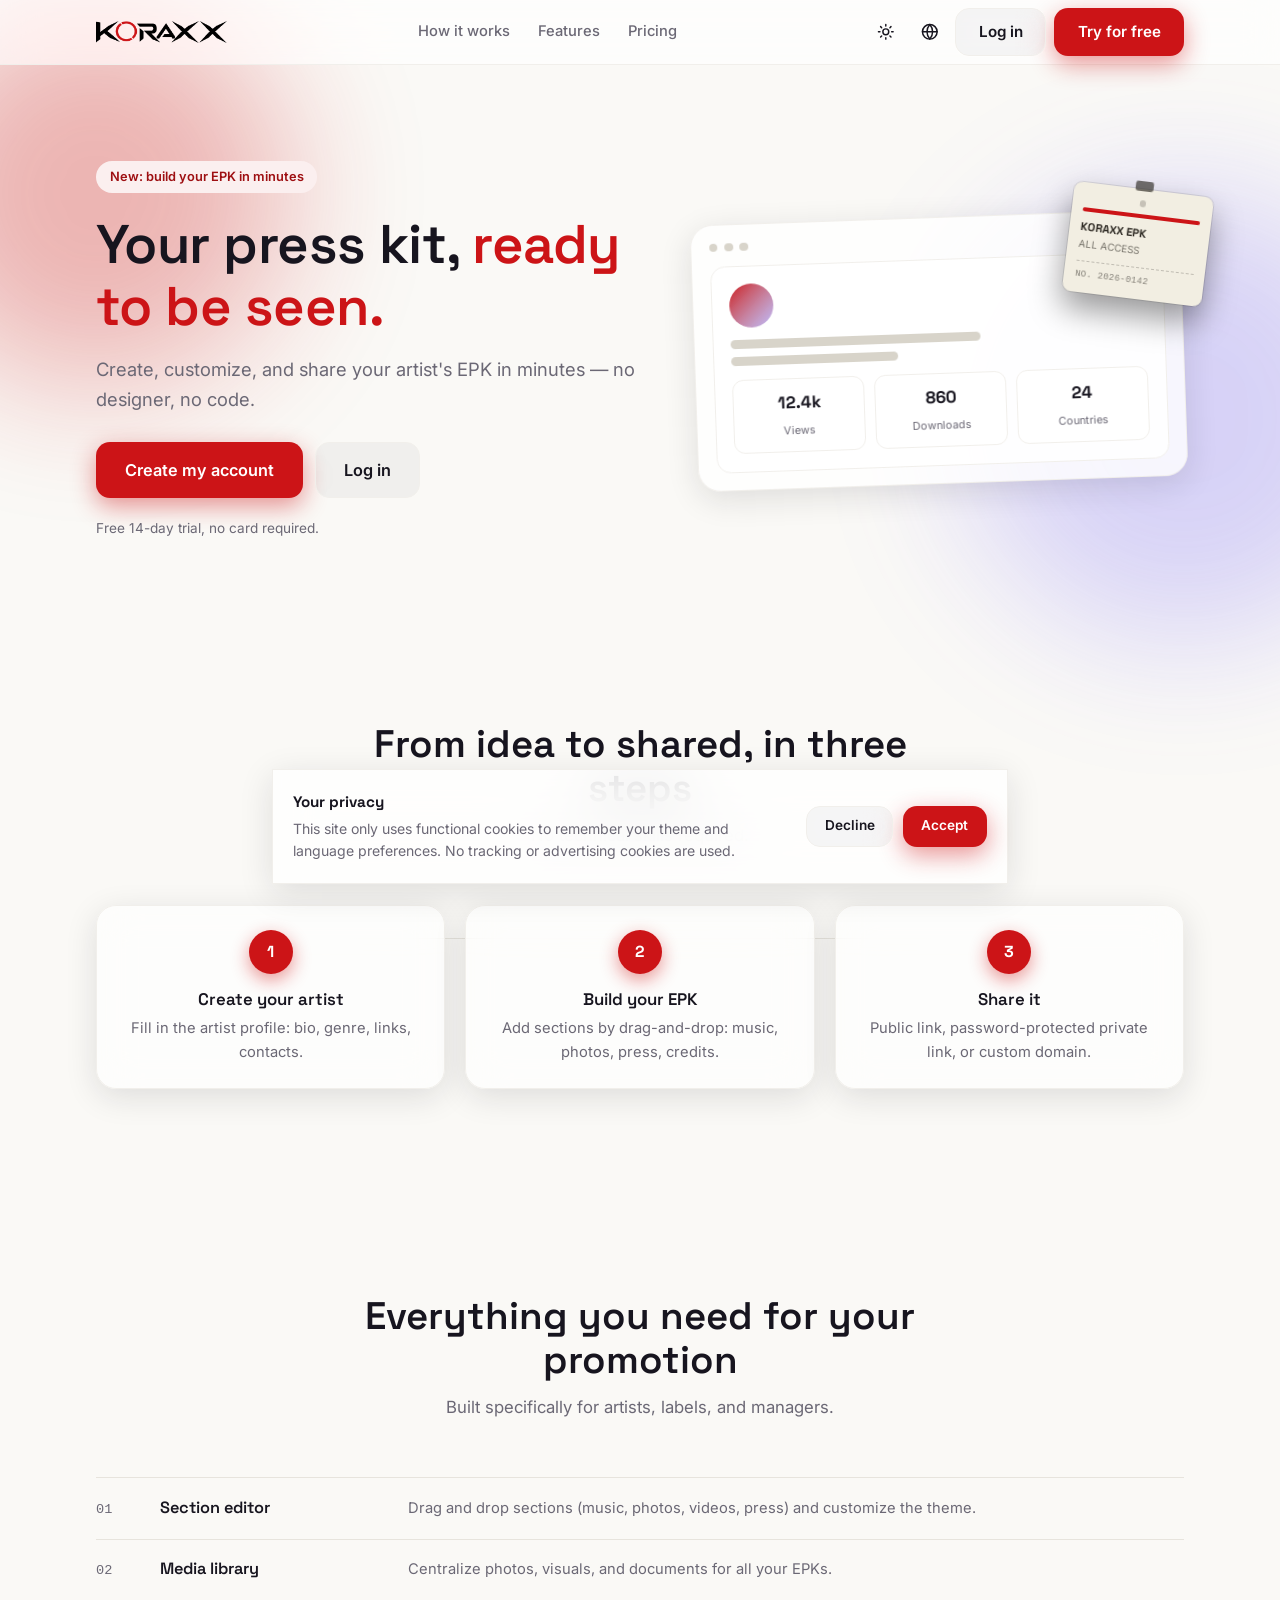
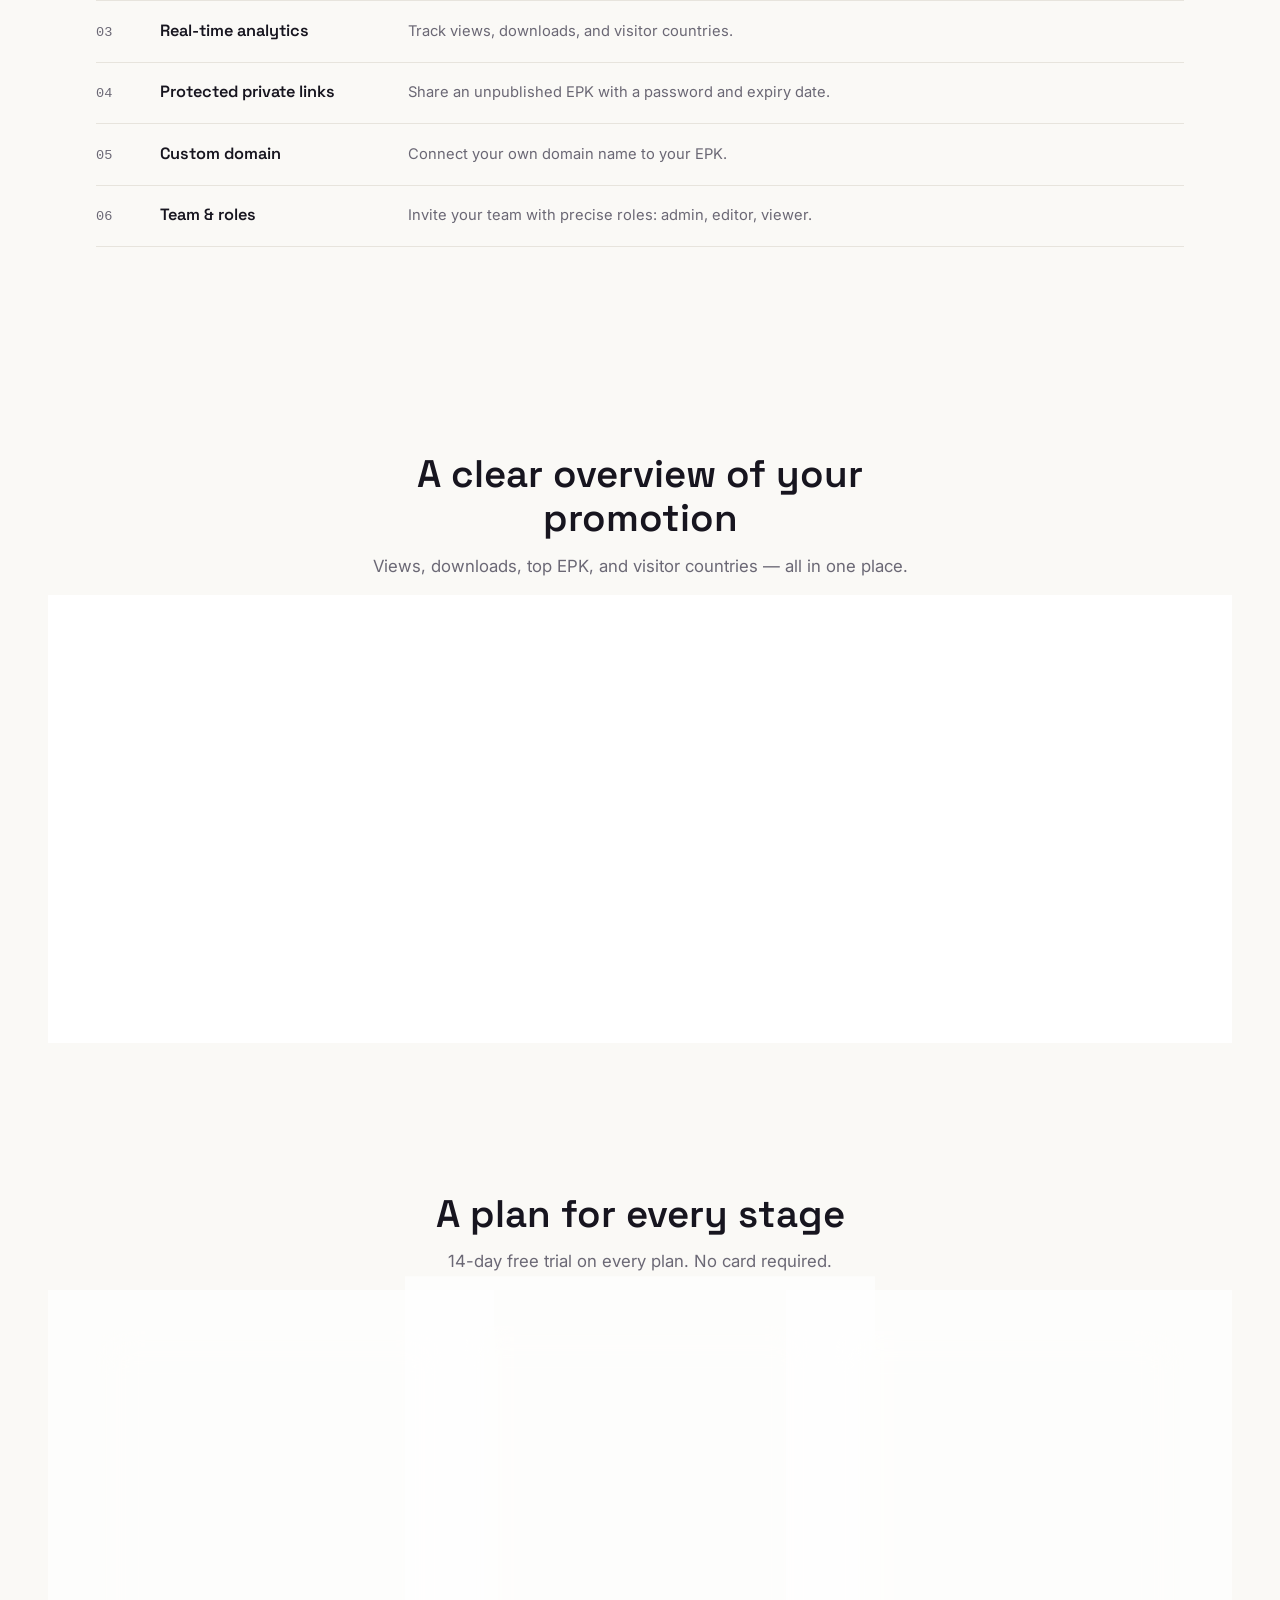
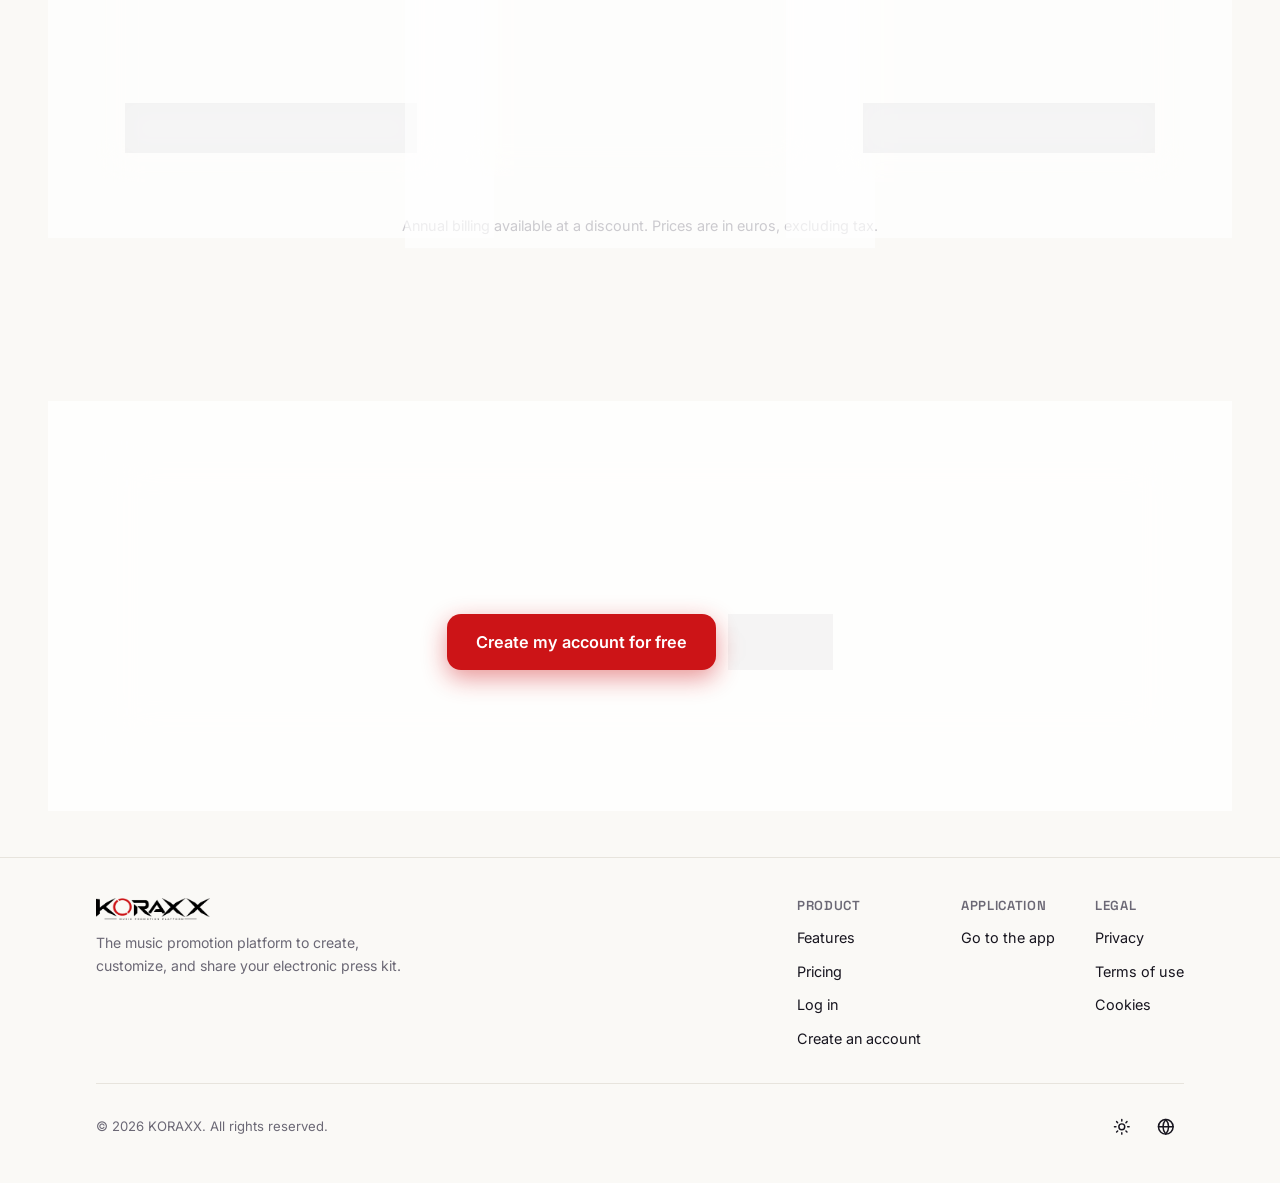
<file: index.html>
<!doctype html>
<html lang="fr">
<head>
  <meta charset="UTF-8" />
  <meta name="viewport" content="width=device-width, initial-scale=1" />
  <title>KORAXX — Créez et partagez l'EPK de votre artiste</title>
  <meta name="description" content="KORAXX est la plateforme pour créer, personnaliser et partager le dossier de presse électronique (EPK) de votre artiste. Essai gratuit de 14 jours." />
  <link rel="icon" href="assets/brand/mark.png" />
  <link rel="preconnect" href="https://fonts.googleapis.com" />
  <link rel="preconnect" href="https://fonts.gstatic.com" crossorigin />
  <link href="https://fonts.googleapis.com/css2?family=Inter:wght@400;500;600;700&family=Space+Grotesk:wght@500;600;700&display=swap" rel="stylesheet" />
  <link rel="stylesheet" href="assets/css/styles.css" />
  <script>
    (function () {
      try {
        var t = localStorage.getItem('koraxx-landing-theme');
        if (!t) t = window.matchMedia('(prefers-color-scheme: dark)').matches ? 'dark' : 'light';
        if (t === 'dark') document.documentElement.classList.add('dark');
      } catch (e) {}
    })();
  </script>
</head>
<body>
  <a class="visually-hidden" href="#main" data-i18n="skipLink">Aller au contenu principal</a>

  <div class="scroll-progress" data-scroll-progress></div>

  <header class="site-header" data-site-header>
    <div class="container">
      <a href="/" class="brand" aria-label="KORAXX">
        <img class="lockup-light" src="assets/brand/wordmark-light.png" alt="KORAXX" />
        <img class="lockup-dark" src="assets/brand/wordmark-dark.png" alt="KORAXX" />
      </a>

      <nav class="nav-links" aria-label="Navigation principale">
        <a href="#how-it-works" data-i18n="nav.howItWorks">Comment ça marche</a>
        <a href="#features" data-i18n="nav.features">Fonctionnalités</a>
        <a href="#pricing" data-i18n="nav.pricing">Tarifs</a>
      </nav>

      <div class="header-actions">
        <button type="button" class="icon-btn" data-theme-toggle aria-pressed="false" data-i18n-attr="aria-label:nav.toggleTheme">
          <svg viewBox="0 0 24 24" fill="none" stroke="currentColor" stroke-width="2" stroke-linecap="round" stroke-linejoin="round" aria-hidden="true"><circle cx="12" cy="12" r="4"></circle><path d="M12 2v2M12 20v2M4.93 4.93l1.41 1.41M17.66 17.66l1.41 1.41M2 12h2M20 12h2M4.93 19.07l1.41-1.41M17.66 6.34l1.41-1.41"></path></svg>
        </button>

        <div class="lang-menu">
          <button type="button" class="icon-btn" data-lang-toggle data-i18n-attr="aria-label:nav.toggleLanguage">
            <svg viewBox="0 0 24 24" fill="none" stroke="currentColor" stroke-width="2" stroke-linecap="round" stroke-linejoin="round" aria-hidden="true"><circle cx="12" cy="12" r="10"></circle><path d="M2 12h20M12 2a15 15 0 0 1 0 20 15 15 0 0 1 0-20z"></path></svg>
          </button>
          <div class="lang-menu-panel glass" data-lang-menu-panel role="menu"></div>
        </div>

        <a href="https://app.koraxx.fr/login" class="btn btn-ghost" data-i18n="nav.login">Se connecter</a>
        <a href="https://app.koraxx.fr/register" class="btn btn-primary" data-i18n="nav.signup">Essayer gratuitement</a>

        <button type="button" class="icon-btn menu-toggle" data-mobile-menu-open aria-expanded="false" aria-controls="mobile-menu" data-i18n-attr="aria-label:nav.openMenu">
          <svg viewBox="0 0 24 24" fill="none" stroke="currentColor" stroke-width="2" stroke-linecap="round" stroke-linejoin="round" aria-hidden="true"><path d="M3 6h18M3 12h18M3 18h18"></path></svg>
        </button>
      </div>
    </div>
  </header>

  <div class="mobile-menu" id="mobile-menu" data-mobile-menu>
    <div class="mobile-menu-backdrop" data-mobile-menu-close></div>
    <div class="mobile-menu-panel">
      <div class="mobile-menu-top">
        <a href="/" class="brand" aria-label="KORAXX">
          <img class="lockup-light" src="assets/brand/wordmark-light.png" alt="KORAXX" />
          <img class="lockup-dark" src="assets/brand/wordmark-dark.png" alt="KORAXX" />
        </a>
        <button type="button" class="icon-btn" data-mobile-menu-close data-i18n-attr="aria-label:nav.closeMenu">
          <svg viewBox="0 0 24 24" fill="none" stroke="currentColor" stroke-width="2" stroke-linecap="round" stroke-linejoin="round" aria-hidden="true"><path d="M18 6 6 18M6 6l12 12"></path></svg>
        </button>
      </div>
      <nav aria-label="Navigation mobile">
        <a href="#how-it-works" data-i18n="nav.howItWorks">Comment ça marche</a>
        <a href="#features" data-i18n="nav.features">Fonctionnalités</a>
        <a href="#pricing" data-i18n="nav.pricing">Tarifs</a>
      </nav>
      <div class="mobile-menu-footer">
        <a href="https://app.koraxx.fr/login" class="btn btn-ghost" data-i18n="nav.login">Se connecter</a>
        <a href="https://app.koraxx.fr/register" class="btn btn-primary" data-i18n="nav.signup">Essayer gratuitement</a>
      </div>
    </div>
  </div>

  <main id="main">
    <!-- Hero -->
    <section class="hero">
      <div class="orb-field"><div class="orb orb-1"></div><div class="orb orb-2"></div></div>
      <div class="container">
        <div class="hero-copy">
          <span class="hero-badge" data-i18n="hero.badge">Nouveau · Créez votre EPK en quelques minutes</span>
          <h1>
            <span data-i18n="hero.titleStart">Votre dossier de presse,</span>
            <span class="accent" data-i18n="hero.titleAccent">prêt à être vu.</span>
          </h1>
          <p class="lead" data-i18n="hero.lead">Créez, personnalisez et partagez l'EPK de votre artiste en quelques minutes — sans designer, sans code.</p>
          <div class="hero-ctas">
            <a href="https://app.koraxx.fr/register" class="btn btn-primary btn-lg" data-i18n="hero.ctaPrimary">Créer mon compte</a>
            <a href="https://app.koraxx.fr/login" class="btn btn-ghost btn-lg" data-i18n="hero.ctaSecondary">Se connecter</a>
          </div>
          <p class="hero-fineprint" data-i18n="hero.fineprint">14 jours d'essai gratuit · Aucune carte requise</p>
        </div>

        <div class="hero-visual">
          <div class="mock-frame glass-strong">
            <div class="mock-topbar">
              <span class="mock-dot"></span><span class="mock-dot"></span><span class="mock-dot"></span>
            </div>
            <div class="mock-card">
              <div class="mock-avatar"></div>
              <div class="mock-line w-60"></div>
              <div class="mock-line w-40"></div>
              <div class="mock-stats">
                <div class="mock-stat"><strong>12.4k</strong><span data-i18n="hero.mockStat1">Vues</span></div>
                <div class="mock-stat"><strong>860</strong><span data-i18n="hero.mockStat2">Téléchargements</span></div>
                <div class="mock-stat"><strong>24</strong><span data-i18n="hero.mockStat3">Pays</span></div>
              </div>
            </div>
          </div>
          <div class="laminate" aria-hidden="true">
            <div class="laminate-hole"></div>
            <div class="laminate-stripe"></div>
            <div class="laminate-label">KORAXX EPK</div>
            <div class="laminate-sub">ALL ACCESS</div>
            <div class="laminate-code">NO. 2026-0142</div>
          </div>
        </div>
      </div>
    </section>

    <!-- How it works -->
    <section id="how-it-works" class="section-pad">
      <div class="container">
        <div class="section-head">
          <h2 data-i18n="steps.title">De l'idée au partage, en trois étapes</h2>
          <p data-i18n="steps.lead">Aucune compétence technique requise.</p>
        </div>
        <div class="steps">
          <div class="step-card glass">
            <span class="step-number">1</span>
            <h3 data-i18n="steps.step1Title">Créez votre artiste</h3>
            <p data-i18n="steps.step1Body">Renseignez le profil de l'artiste : bio, genre, liens, contacts.</p>
          </div>
          <div class="step-card glass">
            <span class="step-number">2</span>
            <h3 data-i18n="steps.step2Title">Construisez votre EPK</h3>
            <p data-i18n="steps.step2Body">Ajoutez des sections par glisser-déposer : musique, photos, presse, crédits.</p>
          </div>
          <div class="step-card glass">
            <span class="step-number">3</span>
            <h3 data-i18n="steps.step3Title">Partagez-le</h3>
            <p data-i18n="steps.step3Body">Lien public, lien privé protégé par mot de passe, ou domaine personnalisé.</p>
          </div>
        </div>
      </div>
    </section>

    <!-- Features -->
    <section id="features" class="section-pad">
      <div class="container">
        <div class="section-head">
          <h2 data-i18n="features.title">Tout ce qu'il faut pour votre promotion</h2>
          <p data-i18n="features.lead">Conçu spécifiquement pour les artistes, labels et managers.</p>
        </div>
        <div class="tracklist">
          <div class="track-row">
            <span class="track-number">01</span>
            <h3 class="track-title" data-i18n="features.f1Title">Éditeur de sections</h3>
            <p class="track-body" data-i18n="features.f1Body">Glissez-déposez des sections (musique, photos, vidéos, presse) et personnalisez le thème.</p>
          </div>
          <div class="track-row">
            <span class="track-number">02</span>
            <h3 class="track-title" data-i18n="features.f2Title">Bibliothèque média</h3>
            <p class="track-body" data-i18n="features.f2Body">Centralisez photos, visuels et documents pour tous vos EPK.</p>
          </div>
          <div class="track-row">
            <span class="track-number">03</span>
            <h3 class="track-title" data-i18n="features.f3Title">Statistiques en temps réel</h3>
            <p class="track-body" data-i18n="features.f3Body">Suivez les vues, téléchargements et pays de vos visiteurs.</p>
          </div>
          <div class="track-row">
            <span class="track-number">04</span>
            <h3 class="track-title" data-i18n="features.f4Title">Liens privés protégés</h3>
            <p class="track-body" data-i18n="features.f4Body">Partagez un EPK non publié avec un mot de passe et une date d'expiration.</p>
          </div>
          <div class="track-row">
            <span class="track-number">05</span>
            <h3 class="track-title" data-i18n="features.f5Title">Domaine personnalisé</h3>
            <p class="track-body" data-i18n="features.f5Body">Connectez votre propre nom de domaine à votre EPK.</p>
          </div>
          <div class="track-row">
            <span class="track-number">06</span>
            <h3 class="track-title" data-i18n="features.f6Title">Équipe & rôles</h3>
            <p class="track-body" data-i18n="features.f6Body">Invitez votre équipe avec des rôles précis : admin, éditeur, lecteur.</p>
          </div>
        </div>
      </div>
    </section>

    <!-- Showcase -->
    <section class="section-pad">
      <div class="container">
        <div class="section-head">
          <h2 data-i18n="showcase.title">Une vue d'ensemble claire de votre promotion</h2>
          <p data-i18n="showcase.lead">Vues, téléchargements, top EPK et pays d'origine — tout au même endroit.</p>
        </div>
        <div class="showcase-panel glass-strong">
          <div class="showcase-mock">
            <div class="mock-topbar">
              <span class="mock-dot"></span><span class="mock-dot"></span><span class="mock-dot"></span>
            </div>
            <div class="showcase-body">
              <div class="mock-stat"><strong>12</strong><span data-i18n="showcase.statTotal">EPK au total</span></div>
              <div class="mock-stat"><strong>8</strong><span data-i18n="showcase.statPublished">EPK publiés</span></div>
              <div class="mock-stat"><strong>48.2k</strong><span data-i18n="showcase.statViews">Vues totales</span></div>
              <div class="mock-stat"><strong>3.1k</strong><span data-i18n="showcase.statDownloads">Téléchargements</span></div>
              <div class="showcase-chart" aria-hidden="true">
                <span style="height: 35%;"></span><span style="height: 55%;"></span><span style="height: 40%;"></span>
                <span style="height: 70%;"></span><span style="height: 50%;"></span><span style="height: 85%;"></span>
                <span style="height: 60%;"></span><span style="height: 95%;"></span><span style="height: 75%;"></span>
                <span style="height: 65%;"></span><span style="height: 90%;"></span><span style="height: 80%;"></span>
              </div>
            </div>
          </div>
        </div>
      </div>
    </section>

    <!-- Pricing -->
    <section id="pricing" class="section-pad">
      <div class="container">
        <div class="section-head">
          <h2 data-i18n="pricing.title">Un plan pour chaque étape</h2>
          <p data-i18n="pricing.lead">14 jours d'essai gratuit sur tous les plans. Aucune carte requise.</p>
        </div>
        <div class="pricing-grid">
          <div class="price-card glass">
            <h3 data-i18n="pricing.starterName">Starter</h3>
            <p style="color: var(--muted-foreground); font-size: 0.9rem;" data-i18n="pricing.starterDesc">Pour démarrer avec un artiste.</p>
            <div class="price-amount"><strong>6,66&nbsp;€</strong><span data-i18n="pricing.perMonth">/ mois</span></div>
            <ul class="price-features">
              <li><svg viewBox="0 0 24 24" fill="none" stroke="currentColor" stroke-width="2" stroke-linecap="round" stroke-linejoin="round" aria-hidden="true"><path d="M20 6 9 17l-5-5"></path></svg><span data-i18n="pricing.starterF1">1 EPK</span></li>
              <li><svg viewBox="0 0 24 24" fill="none" stroke="currentColor" stroke-width="2" stroke-linecap="round" stroke-linejoin="round" aria-hidden="true"><path d="M20 6 9 17l-5-5"></path></svg><span data-i18n="pricing.starterF2">1 artiste</span></li>
              <li><svg viewBox="0 0 24 24" fill="none" stroke="currentColor" stroke-width="2" stroke-linecap="round" stroke-linejoin="round" aria-hidden="true"><path d="M20 6 9 17l-5-5"></path></svg><span data-i18n="pricing.starterF3">2 membres d'équipe</span></li>
              <li><svg viewBox="0 0 24 24" fill="none" stroke="currentColor" stroke-width="2" stroke-linecap="round" stroke-linejoin="round" aria-hidden="true"><path d="M20 6 9 17l-5-5"></path></svg><span data-i18n="pricing.starterF4">150 Mo de stockage</span></li>
            </ul>
            <a href="https://app.koraxx.fr/register" class="btn btn-ghost" data-i18n="pricing.ctaStarter">Commencer</a>
          </div>

          <div class="price-card glass featured">
            <span class="price-badge" data-i18n="pricing.popular">Le plus populaire</span>
            <h3 data-i18n="pricing.proName">Pro</h3>
            <p style="color: var(--muted-foreground); font-size: 0.9rem;" data-i18n="pricing.proDesc">Pour les artistes en pleine croissance.</p>
            <div class="price-amount"><strong>26,66&nbsp;€</strong><span data-i18n="pricing.perMonth">/ mois</span></div>
            <ul class="price-features">
              <li><svg viewBox="0 0 24 24" fill="none" stroke="currentColor" stroke-width="2" stroke-linecap="round" stroke-linejoin="round" aria-hidden="true"><path d="M20 6 9 17l-5-5"></path></svg><span data-i18n="pricing.proF1">5 EPK</span></li>
              <li><svg viewBox="0 0 24 24" fill="none" stroke="currentColor" stroke-width="2" stroke-linecap="round" stroke-linejoin="round" aria-hidden="true"><path d="M20 6 9 17l-5-5"></path></svg><span data-i18n="pricing.proF2">5 artistes</span></li>
              <li><svg viewBox="0 0 24 24" fill="none" stroke="currentColor" stroke-width="2" stroke-linecap="round" stroke-linejoin="round" aria-hidden="true"><path d="M20 6 9 17l-5-5"></path></svg><span data-i18n="pricing.proF3">10 membres d'équipe</span></li>
              <li><svg viewBox="0 0 24 24" fill="none" stroke="currentColor" stroke-width="2" stroke-linecap="round" stroke-linejoin="round" aria-hidden="true"><path d="M20 6 9 17l-5-5"></path></svg><span data-i18n="pricing.proF4">2 Go de stockage</span></li>
              <li><svg viewBox="0 0 24 24" fill="none" stroke="currentColor" stroke-width="2" stroke-linecap="round" stroke-linejoin="round" aria-hidden="true"><path d="M20 6 9 17l-5-5"></path></svg><span data-i18n="pricing.proF5">Thèmes personnalisés</span></li>
              <li><svg viewBox="0 0 24 24" fill="none" stroke="currentColor" stroke-width="2" stroke-linecap="round" stroke-linejoin="round" aria-hidden="true"><path d="M20 6 9 17l-5-5"></path></svg><span data-i18n="pricing.proF6">Liens privés protégés</span></li>
            </ul>
            <a href="https://app.koraxx.fr/register" class="btn btn-primary" data-i18n="pricing.ctaPro">Commencer</a>
          </div>

          <div class="price-card glass">
            <h3 data-i18n="pricing.businessName">Business</h3>
            <p style="color: var(--muted-foreground); font-size: 0.9rem;" data-i18n="pricing.businessDesc">Pour les labels et agences.</p>
            <div class="price-amount"><strong>99,99&nbsp;€</strong><span data-i18n="pricing.perMonth">/ mois</span></div>
            <ul class="price-features">
              <li><svg viewBox="0 0 24 24" fill="none" stroke="currentColor" stroke-width="2" stroke-linecap="round" stroke-linejoin="round" aria-hidden="true"><path d="M20 6 9 17l-5-5"></path></svg><span data-i18n="pricing.businessF1">EPK illimités</span></li>
              <li><svg viewBox="0 0 24 24" fill="none" stroke="currentColor" stroke-width="2" stroke-linecap="round" stroke-linejoin="round" aria-hidden="true"><path d="M20 6 9 17l-5-5"></path></svg><span data-i18n="pricing.businessF2">Artistes illimités</span></li>
              <li><svg viewBox="0 0 24 24" fill="none" stroke="currentColor" stroke-width="2" stroke-linecap="round" stroke-linejoin="round" aria-hidden="true"><path d="M20 6 9 17l-5-5"></path></svg><span data-i18n="pricing.businessF3">Équipe illimitée</span></li>
              <li><svg viewBox="0 0 24 24" fill="none" stroke="currentColor" stroke-width="2" stroke-linecap="round" stroke-linejoin="round" aria-hidden="true"><path d="M20 6 9 17l-5-5"></path></svg><span data-i18n="pricing.businessF4">20 Go de stockage</span></li>
              <li><svg viewBox="0 0 24 24" fill="none" stroke="currentColor" stroke-width="2" stroke-linecap="round" stroke-linejoin="round" aria-hidden="true"><path d="M20 6 9 17l-5-5"></path></svg><span data-i18n="pricing.businessF5">Domaine personnalisé</span></li>
              <li><svg viewBox="0 0 24 24" fill="none" stroke="currentColor" stroke-width="2" stroke-linecap="round" stroke-linejoin="round" aria-hidden="true"><path d="M20 6 9 17l-5-5"></path></svg><span data-i18n="pricing.businessF6">Marque blanche</span></li>
            </ul>
            <a href="https://app.koraxx.fr/register" class="btn btn-ghost" data-i18n="pricing.ctaBusiness">Nous contacter</a>
          </div>
        </div>
        <p class="pricing-note" data-i18n="pricing.note">Facturation annuelle disponible avec une remise. Les prix sont en euros, hors taxes.</p>
      </div>
    </section>

    <!-- Final CTA -->
    <section class="section-pad">
      <div class="container">
        <div class="final-cta glass-strong">
          <div class="orb-field"><div class="orb orb-3"></div></div>
          <h2 data-i18n="cta.title">Prêt à créer votre premier EPK ?</h2>
          <p data-i18n="cta.lead">Rejoignez KORAXX et donnez à votre musique la vitrine qu'elle mérite.</p>
          <div class="hero-ctas">
            <a href="https://app.koraxx.fr/register" class="btn btn-primary btn-lg" data-i18n="cta.primary">Créer mon compte gratuitement</a>
            <a href="https://app.koraxx.fr/login" class="btn btn-ghost btn-lg" data-i18n="cta.secondary">Se connecter</a>
          </div>
        </div>
      </div>
    </section>
  </main>

  <footer class="site-footer">
    <div class="container">
      <div class="footer-top">
        <div class="footer-brand">
          <a href="/" class="brand" aria-label="KORAXX">
            <img class="lockup-light" src="assets/brand/lockup-light.png" alt="KORAXX" />
            <img class="lockup-dark" src="assets/brand/lockup-dark.png" alt="KORAXX" />
          </a>
          <p data-i18n="footer.tagline">La plateforme de promotion musicale pour créer, personnaliser et partager votre dossier de presse électronique.</p>
        </div>
        <div class="footer-links">
          <div class="footer-col">
            <h4 data-i18n="footer.product">Produit</h4>
            <ul>
              <li><a href="#features" data-i18n="footer.linkFeatures">Fonctionnalités</a></li>
              <li><a href="#pricing" data-i18n="footer.linkPricing">Tarifs</a></li>
              <li><a href="https://app.koraxx.fr/login" data-i18n="footer.linkLogin">Se connecter</a></li>
              <li><a href="https://app.koraxx.fr/register" data-i18n="footer.linkSignup">Créer un compte</a></li>
            </ul>
          </div>
          <div class="footer-col">
            <h4 data-i18n="footer.company">Application</h4>
            <ul>
              <li><a href="https://app.koraxx.fr" data-i18n="footer.linkApp">Accéder à l'application</a></li>
            </ul>
          </div>
          <div class="footer-col">
            <h4 data-i18n="footer.legal">Légal</h4>
            <ul>
              <li><a href="privacy.html" data-i18n="footer.linkPrivacy">Confidentialité</a></li>
              <li><a href="terms.html" data-i18n="footer.linkTerms">Conditions d'utilisation</a></li>
              <li><a href="cookies.html" data-i18n="footer.linkCookies">Cookies</a></li>
            </ul>
          </div>
        </div>
      </div>
      <div class="footer-bottom">
        <span data-i18n="footer.copyright">© 2026 KORAXX. Tous droits réservés.</span>
        <div class="footer-controls">
          <button type="button" class="icon-btn" data-theme-toggle aria-pressed="false" data-i18n-attr="aria-label:nav.toggleTheme">
            <svg viewBox="0 0 24 24" fill="none" stroke="currentColor" stroke-width="2" stroke-linecap="round" stroke-linejoin="round" aria-hidden="true"><circle cx="12" cy="12" r="4"></circle><path d="M12 2v2M12 20v2M4.93 4.93l1.41 1.41M17.66 17.66l1.41 1.41M2 12h2M20 12h2M4.93 19.07l1.41-1.41M17.66 6.34l1.41-1.41"></path></svg>
          </button>
          <div class="lang-menu">
            <button type="button" class="icon-btn" data-lang-toggle data-i18n-attr="aria-label:nav.toggleLanguage">
              <svg viewBox="0 0 24 24" fill="none" stroke="currentColor" stroke-width="2" stroke-linecap="round" stroke-linejoin="round" aria-hidden="true"><circle cx="12" cy="12" r="10"></circle><path d="M2 12h20M12 2a15 15 0 0 1 0 20 15 15 0 0 1 0-20z"></path></svg>
            </button>
            <div class="lang-menu-panel glass" data-lang-menu-panel role="menu"></div>
          </div>
        </div>
      </div>
    </div>
  </footer>

  <button type="button" class="scroll-top-btn" data-scroll-top aria-label="Haut de page">
    <svg viewBox="0 0 24 24" fill="none" stroke="currentColor" stroke-width="2" stroke-linecap="round" stroke-linejoin="round" aria-hidden="true"><path d="M12 19V5M5 12l7-7 7 7"></path></svg>
  </button>

  <div class="cookie-banner" data-cookie-banner>
    <div class="cookie-banner-card glass-strong">
      <div class="cookie-banner-text">
        <strong data-i18n="cookie.title">Votre vie privée</strong>
        <span data-i18n="cookie.body">Ce site utilise uniquement des cookies fonctionnels pour mémoriser vos préférences de thème et de langue. Aucun cookie de suivi ou publicitaire n'est utilisé.</span>
      </div>
      <div class="cookie-banner-actions">
        <button type="button" class="btn btn-ghost" data-cookie-decline data-i18n="cookie.decline">Refuser</button>
        <button type="button" class="btn btn-primary" data-cookie-accept data-i18n="cookie.accept">Accepter</button>
      </div>
    </div>
  </div>

  <script src="assets/js/i18n-data.js"></script>
  <script src="assets/js/app.js" defer></script>
</body>
</html>
</file>
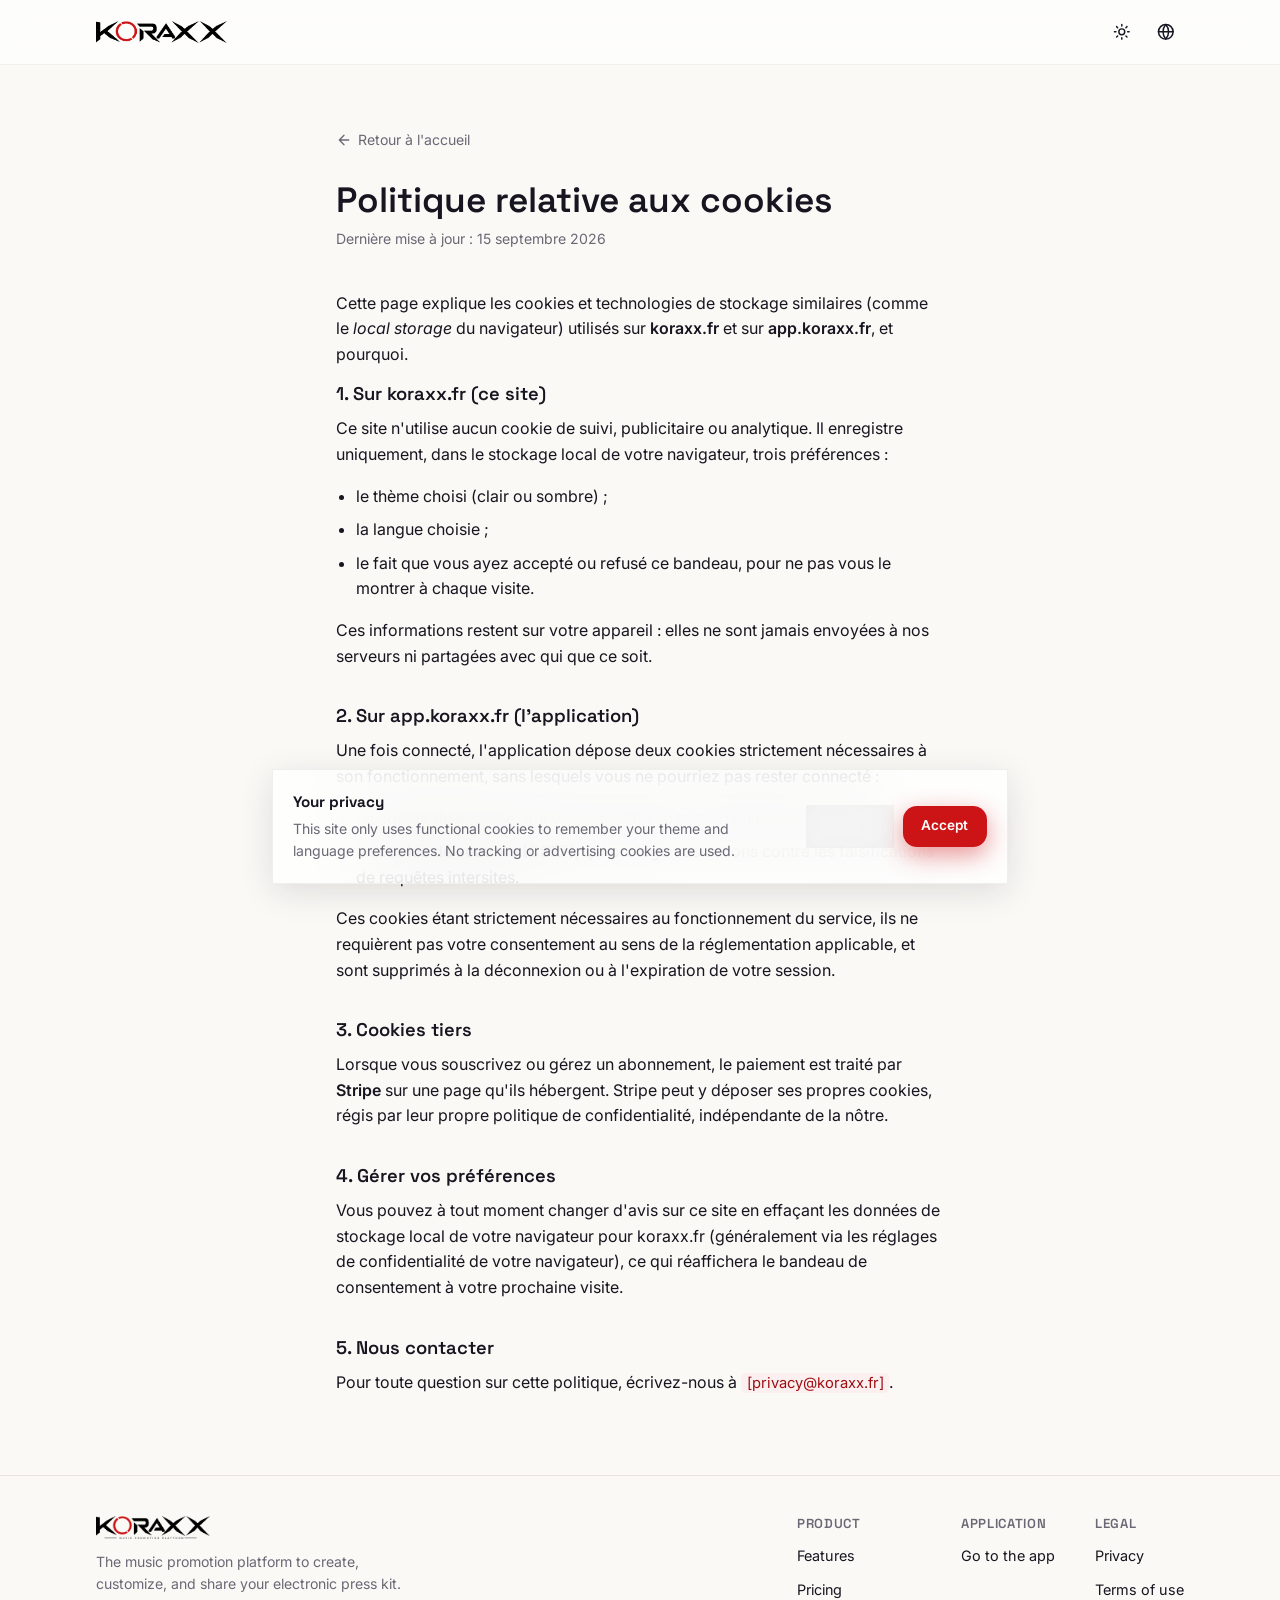
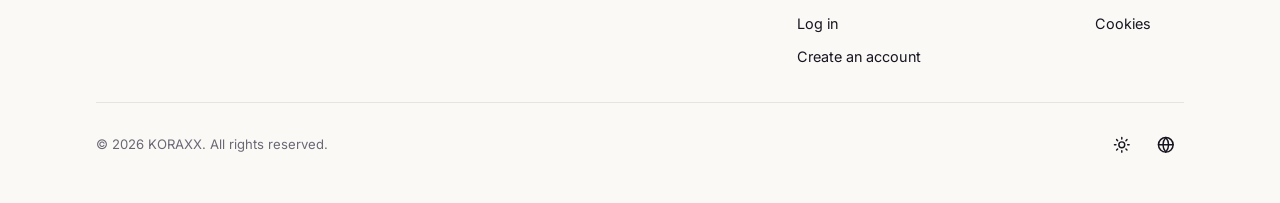
<file: cookies.html>
<!doctype html>
<html lang="fr">
<head>
  <meta charset="UTF-8" />
  <meta name="viewport" content="width=device-width, initial-scale=1" />
  <title>KORAXX — Politique relative aux cookies</title>
  <meta name="description" content="Quels cookies et technologies de stockage KORAXX utilise, et pourquoi." />
  <link rel="icon" href="assets/brand/mark.png" />
  <link rel="preconnect" href="https://fonts.googleapis.com" />
  <link rel="preconnect" href="https://fonts.gstatic.com" crossorigin />
  <link href="https://fonts.googleapis.com/css2?family=Inter:wght@400;500;600;700&family=Space+Grotesk:wght@500;600;700&display=swap" rel="stylesheet" />
  <link rel="stylesheet" href="assets/css/styles.css" />
  <script>
    (function () {
      try {
        var t = localStorage.getItem('koraxx-landing-theme');
        if (!t) t = window.matchMedia('(prefers-color-scheme: dark)').matches ? 'dark' : 'light';
        if (t === 'dark') document.documentElement.classList.add('dark');
      } catch (e) {}
    })();
  </script>
</head>
<body>
  <header class="site-header" data-site-header>
    <div class="container">
      <a href="/" class="brand" aria-label="KORAXX">
        <img class="lockup-light" src="assets/brand/wordmark-light.png" alt="KORAXX" />
        <img class="lockup-dark" src="assets/brand/wordmark-dark.png" alt="KORAXX" />
      </a>
      <div class="header-actions">
        <button type="button" class="icon-btn" data-theme-toggle aria-pressed="false" aria-label="Changer le thème">
          <svg viewBox="0 0 24 24" fill="none" stroke="currentColor" stroke-width="2" stroke-linecap="round" stroke-linejoin="round" aria-hidden="true"><circle cx="12" cy="12" r="4"></circle><path d="M12 2v2M12 20v2M4.93 4.93l1.41 1.41M17.66 17.66l1.41 1.41M2 12h2M20 12h2M4.93 19.07l1.41-1.41M17.66 6.34l1.41-1.41"></path></svg>
        </button>
        <div class="lang-menu">
          <button type="button" class="icon-btn" data-lang-toggle aria-label="Changer la langue">
            <svg viewBox="0 0 24 24" fill="none" stroke="currentColor" stroke-width="2" stroke-linecap="round" stroke-linejoin="round" aria-hidden="true"><circle cx="12" cy="12" r="10"></circle><path d="M2 12h20M12 2a15 15 0 0 1 0 20 15 15 0 0 1 0-20z"></path></svg>
          </button>
          <div class="lang-menu-panel glass" data-lang-menu-panel role="menu"></div>
        </div>
      </div>
    </div>
  </header>

  <main id="main">
    <section class="legal-page">
      <div class="container">
        <a href="/" class="legal-back">
          <svg viewBox="0 0 24 24" fill="none" stroke="currentColor" stroke-width="2" stroke-linecap="round" stroke-linejoin="round" aria-hidden="true"><path d="M19 12H5M12 19l-7-7 7-7"></path></svg>
          Retour à l'accueil
        </a>

        <h1>Politique relative aux cookies</h1>
        <p class="legal-updated">Dernière mise à jour : 15 septembre 2026</p>

        <div class="legal-content">
          <p>Cette page explique les cookies et technologies de stockage similaires (comme le <em>local storage</em> du navigateur) utilisés sur <strong>koraxx.fr</strong> et sur <strong>app.koraxx.fr</strong>, et pourquoi.</p>

          <h2>1. Sur koraxx.fr (ce site)</h2>
          <p>Ce site n'utilise aucun cookie de suivi, publicitaire ou analytique. Il enregistre uniquement, dans le stockage local de votre navigateur, trois préférences :</p>
          <ul>
            <li>le thème choisi (clair ou sombre) ;</li>
            <li>la langue choisie ;</li>
            <li>le fait que vous ayez accepté ou refusé ce bandeau, pour ne pas vous le montrer à chaque visite.</li>
          </ul>
          <p>Ces informations restent sur votre appareil : elles ne sont jamais envoyées à nos serveurs ni partagées avec qui que ce soit.</p>

          <h2>2. Sur app.koraxx.fr (l'application)</h2>
          <p>Une fois connecté, l'application dépose deux cookies strictement nécessaires à son fonctionnement, sans lesquels vous ne pourriez pas rester connecté :</p>
          <ul>
            <li>un <strong>cookie de session</strong>, qui vous identifie en tant qu'utilisateur connecté ;</li>
            <li>un <strong>cookie de sécurité (CSRF)</strong>, qui protège vos actions contre les falsifications de requêtes intersites.</li>
          </ul>
          <p>Ces cookies étant strictement nécessaires au fonctionnement du service, ils ne requièrent pas votre consentement au sens de la réglementation applicable, et sont supprimés à la déconnexion ou à l'expiration de votre session.</p>

          <h2>3. Cookies tiers</h2>
          <p>Lorsque vous souscrivez ou gérez un abonnement, le paiement est traité par <strong>Stripe</strong> sur une page qu'ils hébergent. Stripe peut y déposer ses propres cookies, régis par leur propre politique de confidentialité, indépendante de la nôtre.</p>

          <h2>4. Gérer vos préférences</h2>
          <p>Vous pouvez à tout moment changer d'avis sur ce site en effaçant les données de stockage local de votre navigateur pour koraxx.fr (généralement via les réglages de confidentialité de votre navigateur), ce qui réaffichera le bandeau de consentement à votre prochaine visite.</p>

          <h2>5. Nous contacter</h2>
          <p>Pour toute question sur cette politique, écrivez-nous à <span class="legal-placeholder">[privacy@koraxx.fr]</span>.</p>
        </div>
      </div>
    </section>
  </main>

  <footer class="site-footer">
    <div class="container">
      <div class="footer-top">
        <div class="footer-brand">
          <a href="/" class="brand" aria-label="KORAXX">
            <img class="lockup-light" src="assets/brand/lockup-light.png" alt="KORAXX" />
            <img class="lockup-dark" src="assets/brand/lockup-dark.png" alt="KORAXX" />
          </a>
          <p data-i18n="footer.tagline">La plateforme de promotion musicale pour créer, personnaliser et partager votre dossier de presse électronique.</p>
        </div>
        <div class="footer-links">
          <div class="footer-col">
            <h4 data-i18n="footer.product">Produit</h4>
            <ul>
              <li><a href="index.html#features" data-i18n="footer.linkFeatures">Fonctionnalités</a></li>
              <li><a href="index.html#pricing" data-i18n="footer.linkPricing">Tarifs</a></li>
              <li><a href="https://app.koraxx.fr/login" data-i18n="footer.linkLogin">Se connecter</a></li>
              <li><a href="https://app.koraxx.fr/register" data-i18n="footer.linkSignup">Créer un compte</a></li>
            </ul>
          </div>
          <div class="footer-col">
            <h4 data-i18n="footer.company">Application</h4>
            <ul>
              <li><a href="https://app.koraxx.fr" data-i18n="footer.linkApp">Accéder à l'application</a></li>
            </ul>
          </div>
          <div class="footer-col">
            <h4 data-i18n="footer.legal">Légal</h4>
            <ul>
              <li><a href="privacy.html" data-i18n="footer.linkPrivacy">Confidentialité</a></li>
              <li><a href="terms.html" data-i18n="footer.linkTerms">Conditions d'utilisation</a></li>
              <li><a href="cookies.html" data-i18n="footer.linkCookies">Cookies</a></li>
            </ul>
          </div>
        </div>
      </div>
      <div class="footer-bottom">
        <span data-i18n="footer.copyright">© 2026 KORAXX. Tous droits réservés.</span>
        <div class="footer-controls">
          <button type="button" class="icon-btn" data-theme-toggle aria-pressed="false" aria-label="Changer le thème">
            <svg viewBox="0 0 24 24" fill="none" stroke="currentColor" stroke-width="2" stroke-linecap="round" stroke-linejoin="round" aria-hidden="true"><circle cx="12" cy="12" r="4"></circle><path d="M12 2v2M12 20v2M4.93 4.93l1.41 1.41M17.66 17.66l1.41 1.41M2 12h2M20 12h2M4.93 19.07l1.41-1.41M17.66 6.34l1.41-1.41"></path></svg>
          </button>
          <div class="lang-menu">
            <button type="button" class="icon-btn" data-lang-toggle aria-label="Changer la langue">
              <svg viewBox="0 0 24 24" fill="none" stroke="currentColor" stroke-width="2" stroke-linecap="round" stroke-linejoin="round" aria-hidden="true"><circle cx="12" cy="12" r="10"></circle><path d="M2 12h20M12 2a15 15 0 0 1 0 20 15 15 0 0 1 0-20z"></path></svg>
            </button>
            <div class="lang-menu-panel glass" data-lang-menu-panel role="menu"></div>
          </div>
        </div>
      </div>
    </div>
  </footer>

  <button type="button" class="scroll-top-btn" data-scroll-top aria-label="Haut de page">
    <svg viewBox="0 0 24 24" fill="none" stroke="currentColor" stroke-width="2" stroke-linecap="round" stroke-linejoin="round" aria-hidden="true"><path d="M12 19V5M5 12l7-7 7 7"></path></svg>
  </button>

  <div class="cookie-banner" data-cookie-banner>
    <div class="cookie-banner-card glass-strong">
      <div class="cookie-banner-text">
        <strong data-i18n="cookie.title">Votre vie privée</strong>
        <span data-i18n="cookie.body">Ce site utilise uniquement des cookies fonctionnels pour mémoriser vos préférences de thème et de langue. Aucun cookie de suivi ou publicitaire n'est utilisé.</span>
      </div>
      <div class="cookie-banner-actions">
        <button type="button" class="btn btn-ghost" data-cookie-decline data-i18n="cookie.decline">Refuser</button>
        <button type="button" class="btn btn-primary" data-cookie-accept data-i18n="cookie.accept">Accepter</button>
      </div>
    </div>
  </div>

  <script src="assets/js/i18n-data.js"></script>
  <script src="assets/js/app.js" defer></script>
</body>
</html>
</file>
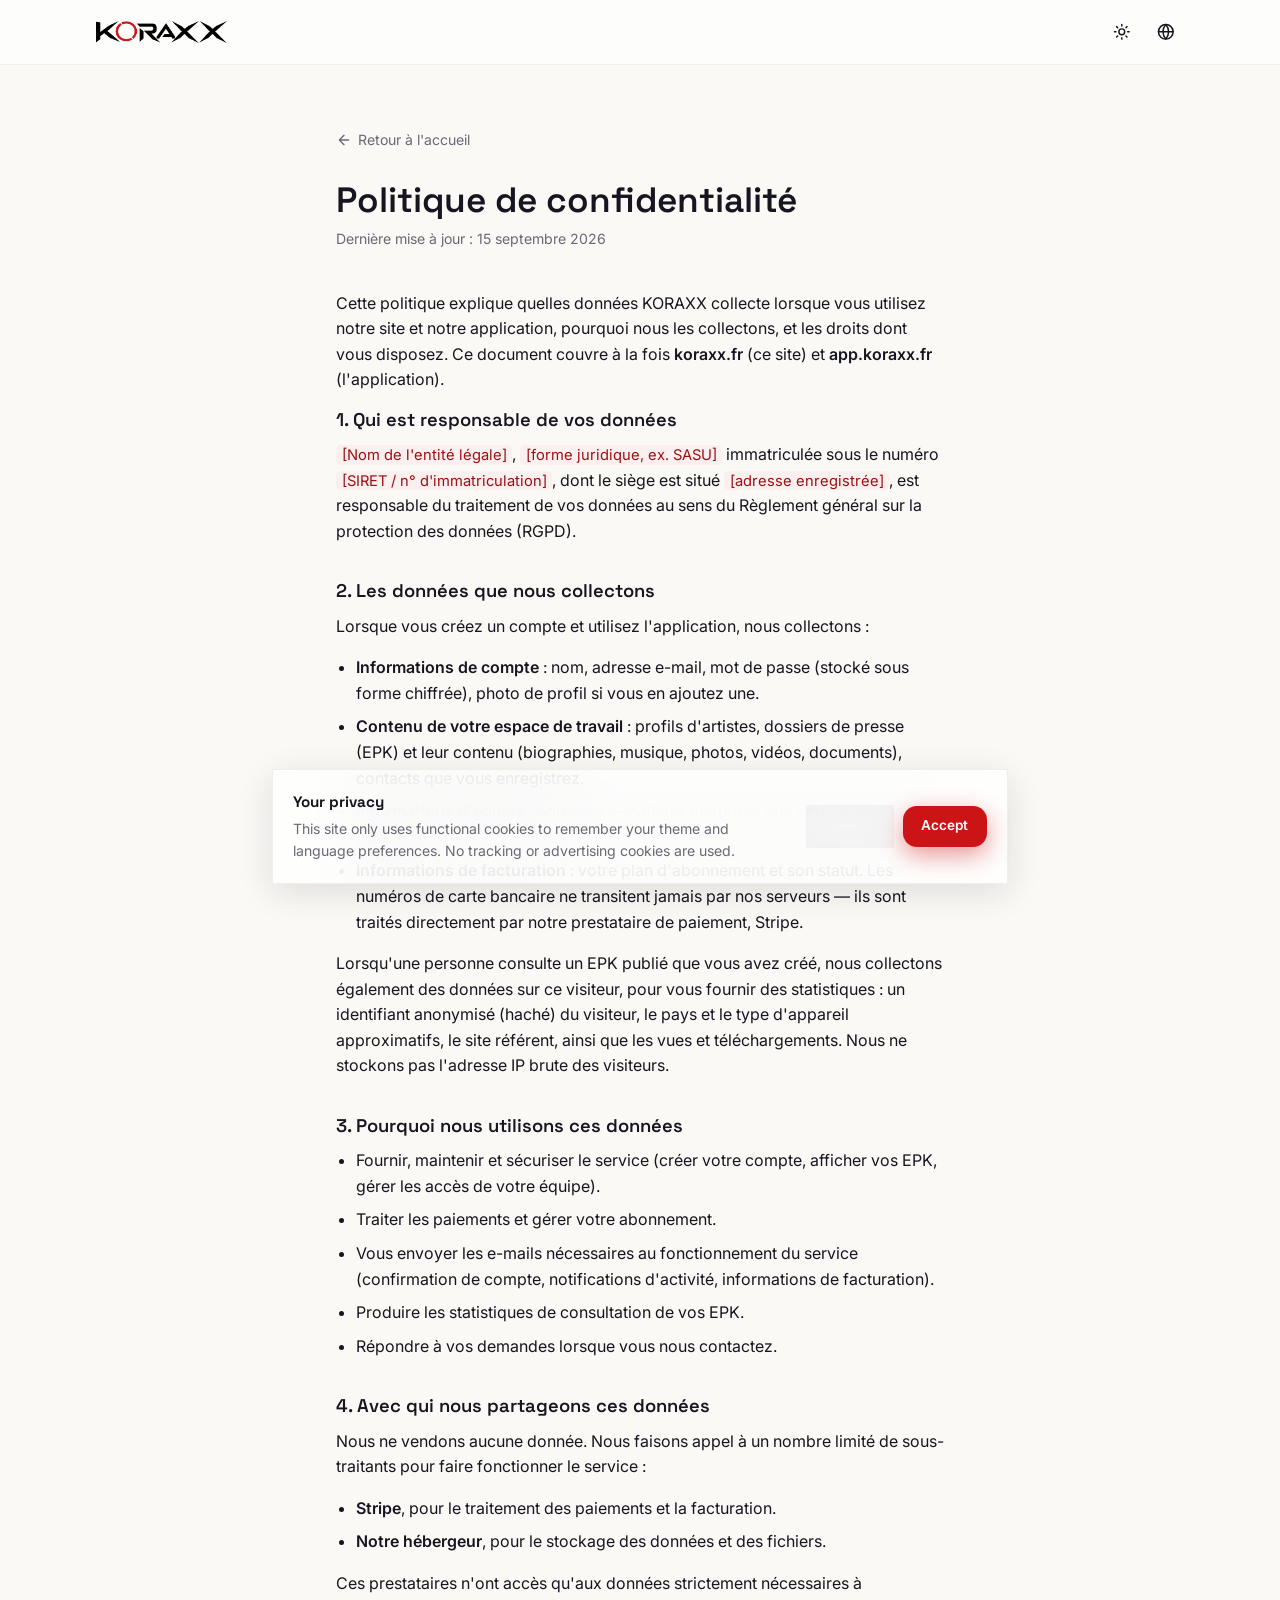
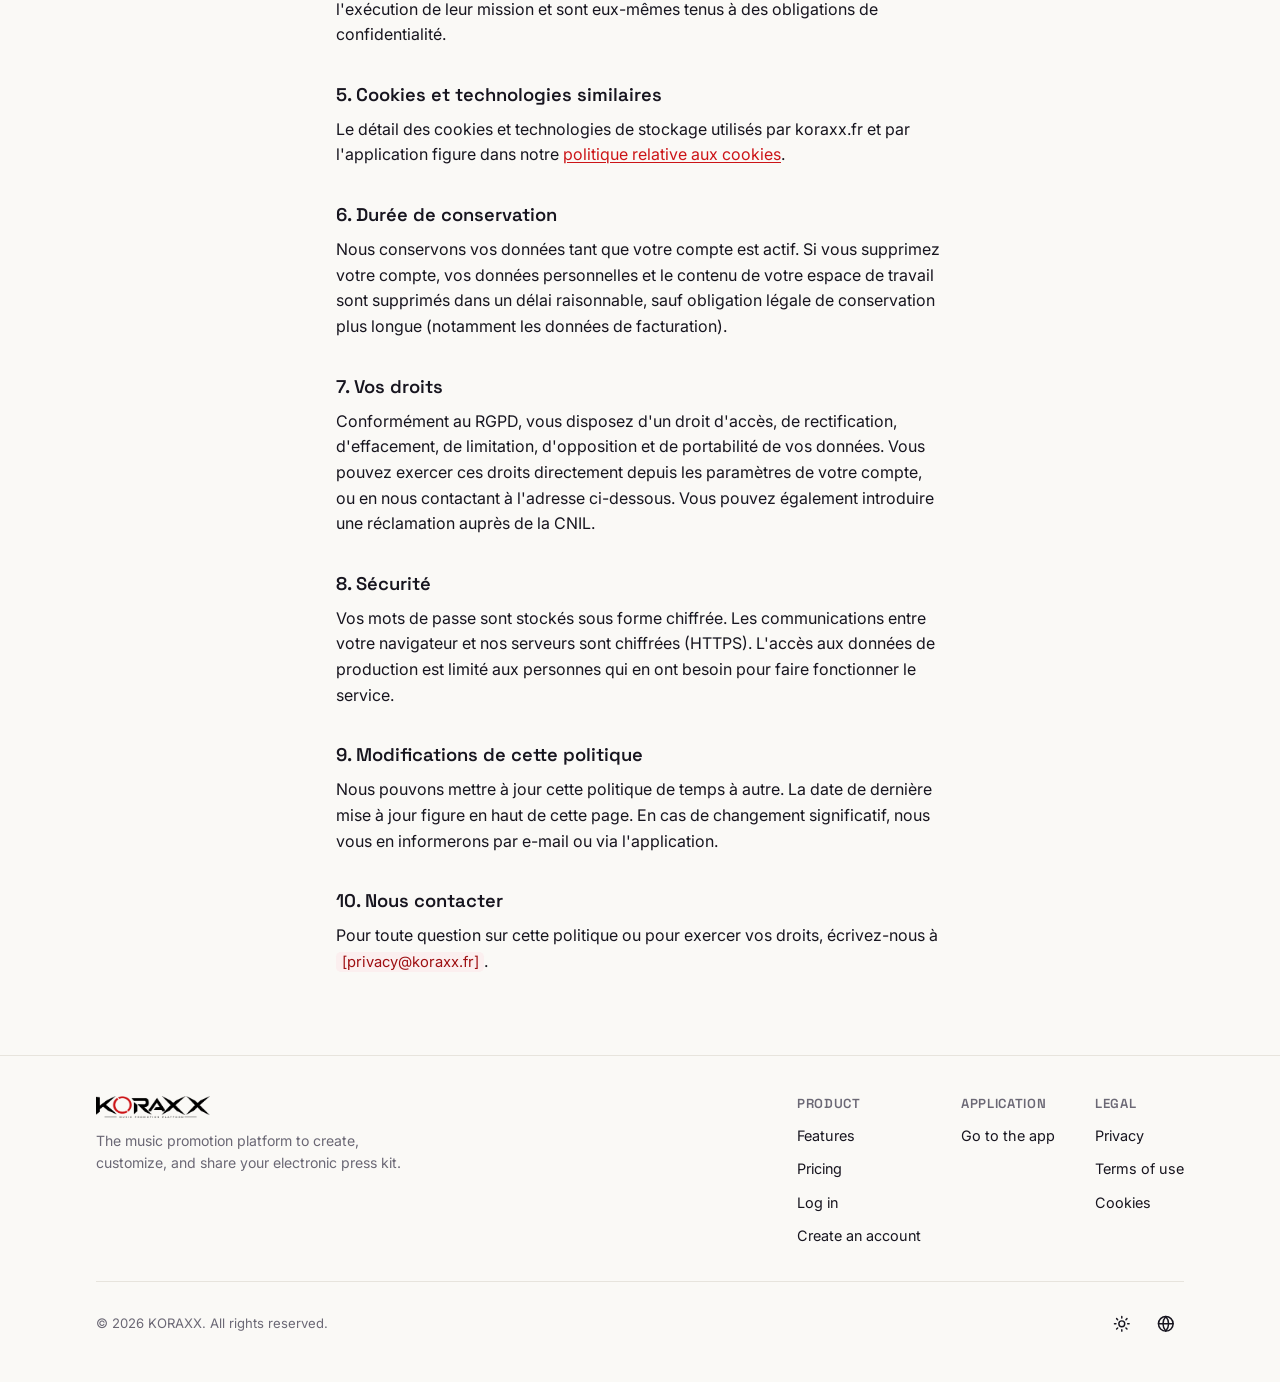
<file: privacy.html>
<!doctype html>
<html lang="fr">
<head>
  <meta charset="UTF-8" />
  <meta name="viewport" content="width=device-width, initial-scale=1" />
  <title>KORAXX — Politique de confidentialité</title>
  <meta name="description" content="Comment KORAXX collecte, utilise et protège vos données personnelles." />
  <link rel="icon" href="assets/brand/mark.png" />
  <link rel="preconnect" href="https://fonts.googleapis.com" />
  <link rel="preconnect" href="https://fonts.gstatic.com" crossorigin />
  <link href="https://fonts.googleapis.com/css2?family=Inter:wght@400;500;600;700&family=Space+Grotesk:wght@500;600;700&display=swap" rel="stylesheet" />
  <link rel="stylesheet" href="assets/css/styles.css" />
  <script>
    (function () {
      try {
        var t = localStorage.getItem('koraxx-landing-theme');
        if (!t) t = window.matchMedia('(prefers-color-scheme: dark)').matches ? 'dark' : 'light';
        if (t === 'dark') document.documentElement.classList.add('dark');
      } catch (e) {}
    })();
  </script>
</head>
<body>
  <header class="site-header" data-site-header>
    <div class="container">
      <a href="/" class="brand" aria-label="KORAXX">
        <img class="lockup-light" src="assets/brand/wordmark-light.png" alt="KORAXX" />
        <img class="lockup-dark" src="assets/brand/wordmark-dark.png" alt="KORAXX" />
      </a>
      <div class="header-actions">
        <button type="button" class="icon-btn" data-theme-toggle aria-pressed="false" aria-label="Changer le thème">
          <svg viewBox="0 0 24 24" fill="none" stroke="currentColor" stroke-width="2" stroke-linecap="round" stroke-linejoin="round" aria-hidden="true"><circle cx="12" cy="12" r="4"></circle><path d="M12 2v2M12 20v2M4.93 4.93l1.41 1.41M17.66 17.66l1.41 1.41M2 12h2M20 12h2M4.93 19.07l1.41-1.41M17.66 6.34l1.41-1.41"></path></svg>
        </button>
        <div class="lang-menu">
          <button type="button" class="icon-btn" data-lang-toggle aria-label="Changer la langue">
            <svg viewBox="0 0 24 24" fill="none" stroke="currentColor" stroke-width="2" stroke-linecap="round" stroke-linejoin="round" aria-hidden="true"><circle cx="12" cy="12" r="10"></circle><path d="M2 12h20M12 2a15 15 0 0 1 0 20 15 15 0 0 1 0-20z"></path></svg>
          </button>
          <div class="lang-menu-panel glass" data-lang-menu-panel role="menu"></div>
        </div>
      </div>
    </div>
  </header>

  <main id="main">
    <section class="legal-page">
      <div class="container">
        <a href="/" class="legal-back">
          <svg viewBox="0 0 24 24" fill="none" stroke="currentColor" stroke-width="2" stroke-linecap="round" stroke-linejoin="round" aria-hidden="true"><path d="M19 12H5M12 19l-7-7 7-7"></path></svg>
          Retour à l'accueil
        </a>

        <h1>Politique de confidentialité</h1>
        <p class="legal-updated">Dernière mise à jour : 15 septembre 2026</p>

        <div class="legal-content">
          <p>Cette politique explique quelles données KORAXX collecte lorsque vous utilisez notre site et notre application, pourquoi nous les collectons, et les droits dont vous disposez. Ce document couvre à la fois <strong>koraxx.fr</strong> (ce site) et <strong>app.koraxx.fr</strong> (l'application).</p>

          <h2>1. Qui est responsable de vos données</h2>
          <p><span class="legal-placeholder">[Nom de l'entité légale]</span>, <span class="legal-placeholder">[forme juridique, ex. SASU]</span> immatriculée sous le numéro <span class="legal-placeholder">[SIRET / n° d'immatriculation]</span>, dont le siège est situé <span class="legal-placeholder">[adresse enregistrée]</span>, est responsable du traitement de vos données au sens du Règlement général sur la protection des données (RGPD).</p>

          <h2>2. Les données que nous collectons</h2>
          <p>Lorsque vous créez un compte et utilisez l'application, nous collectons :</p>
          <ul>
            <li><strong>Informations de compte</strong> : nom, adresse e-mail, mot de passe (stocké sous forme chiffrée), photo de profil si vous en ajoutez une.</li>
            <li><strong>Contenu de votre espace de travail</strong> : profils d'artistes, dossiers de presse (EPK) et leur contenu (biographies, musique, photos, vidéos, documents), contacts que vous enregistrez.</li>
            <li><strong>Informations d'équipe</strong> : adresses e-mail des membres que vous invitez et leur rôle.</li>
            <li><strong>Informations de facturation</strong> : votre plan d'abonnement et son statut. Les numéros de carte bancaire ne transitent jamais par nos serveurs — ils sont traités directement par notre prestataire de paiement, Stripe.</li>
          </ul>
          <p>Lorsqu'une personne consulte un EPK publié que vous avez créé, nous collectons également des données sur ce visiteur, pour vous fournir des statistiques : un identifiant anonymisé (haché) du visiteur, le pays et le type d'appareil approximatifs, le site référent, ainsi que les vues et téléchargements. Nous ne stockons pas l'adresse IP brute des visiteurs.</p>

          <h2>3. Pourquoi nous utilisons ces données</h2>
          <ul>
            <li>Fournir, maintenir et sécuriser le service (créer votre compte, afficher vos EPK, gérer les accès de votre équipe).</li>
            <li>Traiter les paiements et gérer votre abonnement.</li>
            <li>Vous envoyer les e-mails nécessaires au fonctionnement du service (confirmation de compte, notifications d'activité, informations de facturation).</li>
            <li>Produire les statistiques de consultation de vos EPK.</li>
            <li>Répondre à vos demandes lorsque vous nous contactez.</li>
          </ul>

          <h2>4. Avec qui nous partageons ces données</h2>
          <p>Nous ne vendons aucune donnée. Nous faisons appel à un nombre limité de sous-traitants pour faire fonctionner le service :</p>
          <ul>
            <li><strong>Stripe</strong>, pour le traitement des paiements et la facturation.</li>
            <li><strong>Notre hébergeur</strong>, pour le stockage des données et des fichiers.</li>
          </ul>
          <p>Ces prestataires n'ont accès qu'aux données strictement nécessaires à l'exécution de leur mission et sont eux-mêmes tenus à des obligations de confidentialité.</p>

          <h2>5. Cookies et technologies similaires</h2>
          <p>Le détail des cookies et technologies de stockage utilisés par koraxx.fr et par l'application figure dans notre <a href="cookies.html">politique relative aux cookies</a>.</p>

          <h2>6. Durée de conservation</h2>
          <p>Nous conservons vos données tant que votre compte est actif. Si vous supprimez votre compte, vos données personnelles et le contenu de votre espace de travail sont supprimés dans un délai raisonnable, sauf obligation légale de conservation plus longue (notamment les données de facturation).</p>

          <h2>7. Vos droits</h2>
          <p>Conformément au RGPD, vous disposez d'un droit d'accès, de rectification, d'effacement, de limitation, d'opposition et de portabilité de vos données. Vous pouvez exercer ces droits directement depuis les paramètres de votre compte, ou en nous contactant à l'adresse ci-dessous. Vous pouvez également introduire une réclamation auprès de la CNIL.</p>

          <h2>8. Sécurité</h2>
          <p>Vos mots de passe sont stockés sous forme chiffrée. Les communications entre votre navigateur et nos serveurs sont chiffrées (HTTPS). L'accès aux données de production est limité aux personnes qui en ont besoin pour faire fonctionner le service.</p>

          <h2>9. Modifications de cette politique</h2>
          <p>Nous pouvons mettre à jour cette politique de temps à autre. La date de dernière mise à jour figure en haut de cette page. En cas de changement significatif, nous vous en informerons par e-mail ou via l'application.</p>

          <h2>10. Nous contacter</h2>
          <p>Pour toute question sur cette politique ou pour exercer vos droits, écrivez-nous à <span class="legal-placeholder">[privacy@koraxx.fr]</span>.</p>
        </div>
      </div>
    </section>
  </main>

  <footer class="site-footer">
    <div class="container">
      <div class="footer-top">
        <div class="footer-brand">
          <a href="/" class="brand" aria-label="KORAXX">
            <img class="lockup-light" src="assets/brand/lockup-light.png" alt="KORAXX" />
            <img class="lockup-dark" src="assets/brand/lockup-dark.png" alt="KORAXX" />
          </a>
          <p data-i18n="footer.tagline">La plateforme de promotion musicale pour créer, personnaliser et partager votre dossier de presse électronique.</p>
        </div>
        <div class="footer-links">
          <div class="footer-col">
            <h4 data-i18n="footer.product">Produit</h4>
            <ul>
              <li><a href="index.html#features" data-i18n="footer.linkFeatures">Fonctionnalités</a></li>
              <li><a href="index.html#pricing" data-i18n="footer.linkPricing">Tarifs</a></li>
              <li><a href="https://app.koraxx.fr/login" data-i18n="footer.linkLogin">Se connecter</a></li>
              <li><a href="https://app.koraxx.fr/register" data-i18n="footer.linkSignup">Créer un compte</a></li>
            </ul>
          </div>
          <div class="footer-col">
            <h4 data-i18n="footer.company">Application</h4>
            <ul>
              <li><a href="https://app.koraxx.fr" data-i18n="footer.linkApp">Accéder à l'application</a></li>
            </ul>
          </div>
          <div class="footer-col">
            <h4 data-i18n="footer.legal">Légal</h4>
            <ul>
              <li><a href="privacy.html" data-i18n="footer.linkPrivacy">Confidentialité</a></li>
              <li><a href="terms.html" data-i18n="footer.linkTerms">Conditions d'utilisation</a></li>
              <li><a href="cookies.html" data-i18n="footer.linkCookies">Cookies</a></li>
            </ul>
          </div>
        </div>
      </div>
      <div class="footer-bottom">
        <span data-i18n="footer.copyright">© 2026 KORAXX. Tous droits réservés.</span>
        <div class="footer-controls">
          <button type="button" class="icon-btn" data-theme-toggle aria-pressed="false" aria-label="Changer le thème">
            <svg viewBox="0 0 24 24" fill="none" stroke="currentColor" stroke-width="2" stroke-linecap="round" stroke-linejoin="round" aria-hidden="true"><circle cx="12" cy="12" r="4"></circle><path d="M12 2v2M12 20v2M4.93 4.93l1.41 1.41M17.66 17.66l1.41 1.41M2 12h2M20 12h2M4.93 19.07l1.41-1.41M17.66 6.34l1.41-1.41"></path></svg>
          </button>
          <div class="lang-menu">
            <button type="button" class="icon-btn" data-lang-toggle aria-label="Changer la langue">
              <svg viewBox="0 0 24 24" fill="none" stroke="currentColor" stroke-width="2" stroke-linecap="round" stroke-linejoin="round" aria-hidden="true"><circle cx="12" cy="12" r="10"></circle><path d="M2 12h20M12 2a15 15 0 0 1 0 20 15 15 0 0 1 0-20z"></path></svg>
            </button>
            <div class="lang-menu-panel glass" data-lang-menu-panel role="menu"></div>
          </div>
        </div>
      </div>
    </div>
  </footer>

  <button type="button" class="scroll-top-btn" data-scroll-top aria-label="Haut de page">
    <svg viewBox="0 0 24 24" fill="none" stroke="currentColor" stroke-width="2" stroke-linecap="round" stroke-linejoin="round" aria-hidden="true"><path d="M12 19V5M5 12l7-7 7 7"></path></svg>
  </button>

  <div class="cookie-banner" data-cookie-banner>
    <div class="cookie-banner-card glass-strong">
      <div class="cookie-banner-text">
        <strong data-i18n="cookie.title">Votre vie privée</strong>
        <span data-i18n="cookie.body">Ce site utilise uniquement des cookies fonctionnels pour mémoriser vos préférences de thème et de langue. Aucun cookie de suivi ou publicitaire n'est utilisé.</span>
      </div>
      <div class="cookie-banner-actions">
        <button type="button" class="btn btn-ghost" data-cookie-decline data-i18n="cookie.decline">Refuser</button>
        <button type="button" class="btn btn-primary" data-cookie-accept data-i18n="cookie.accept">Accepter</button>
      </div>
    </div>
  </div>

  <script src="assets/js/i18n-data.js"></script>
  <script src="assets/js/app.js" defer></script>
</body>
</html>
</file>
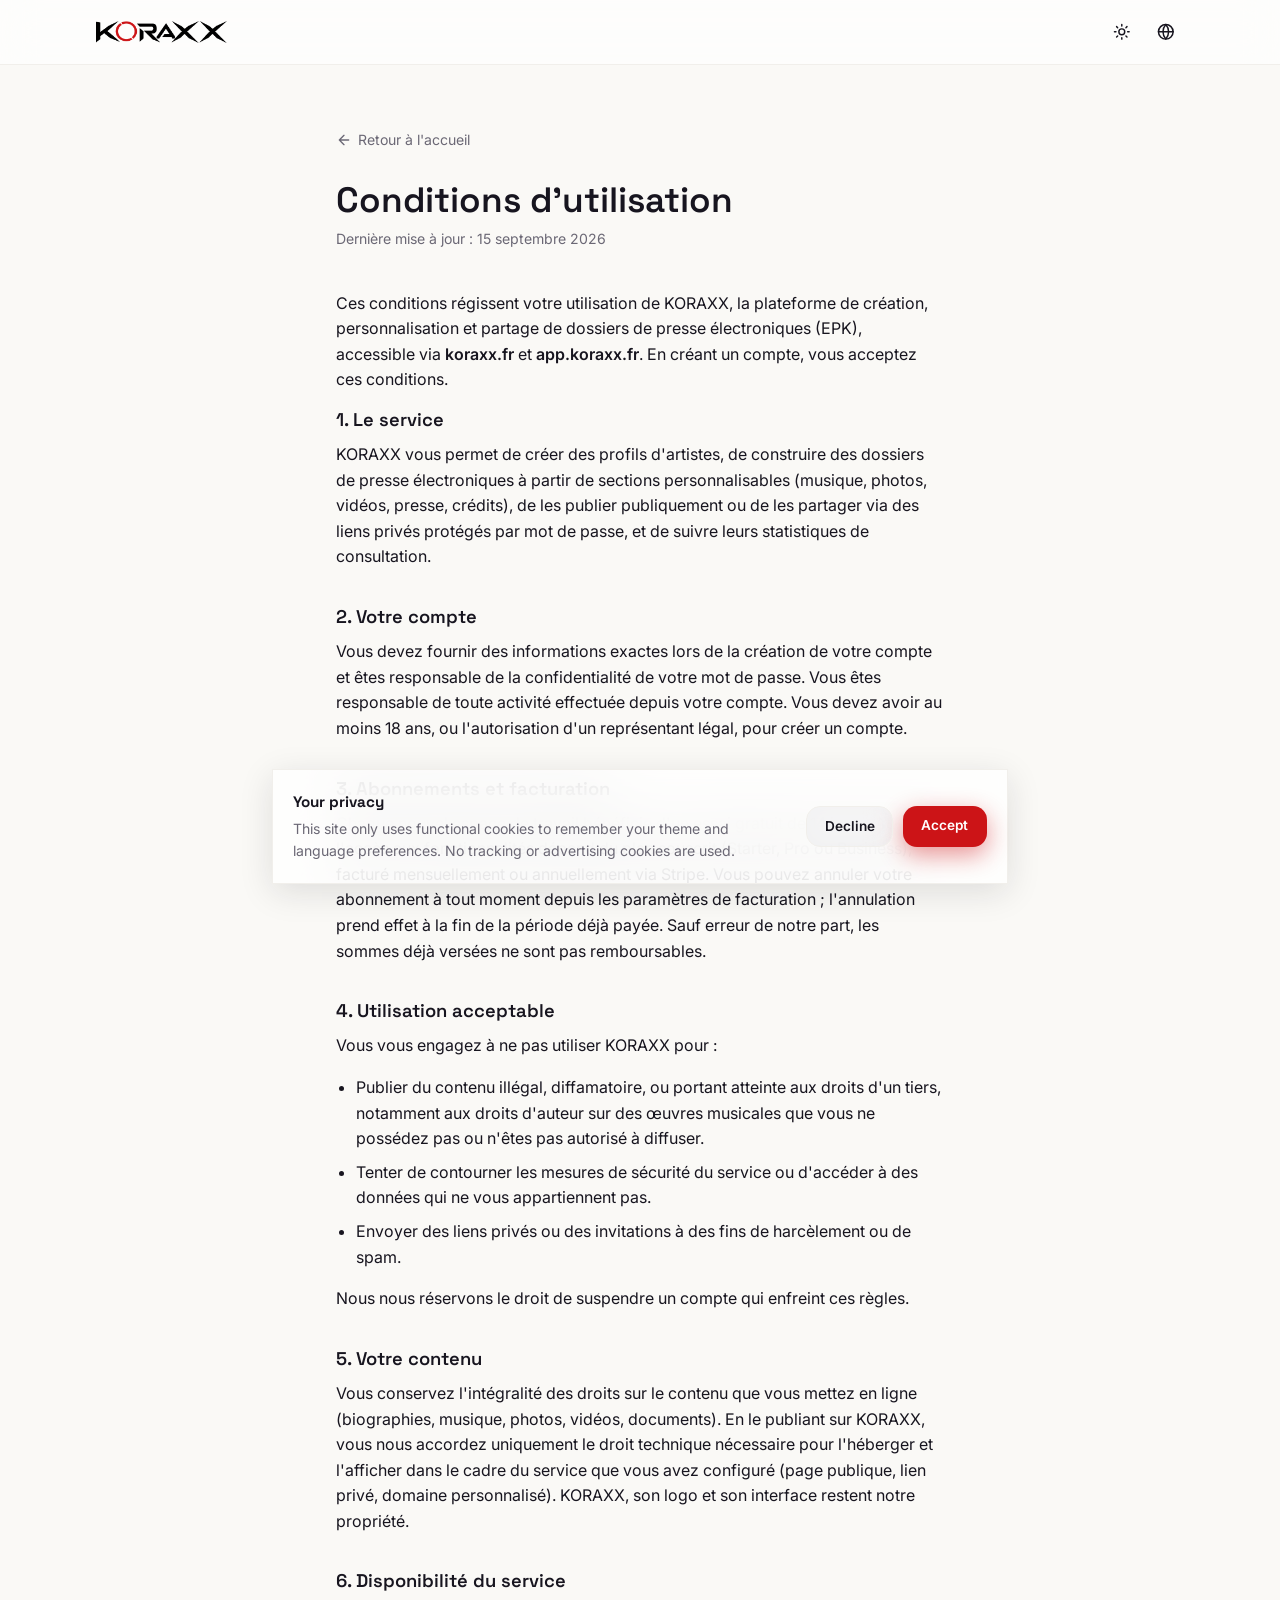
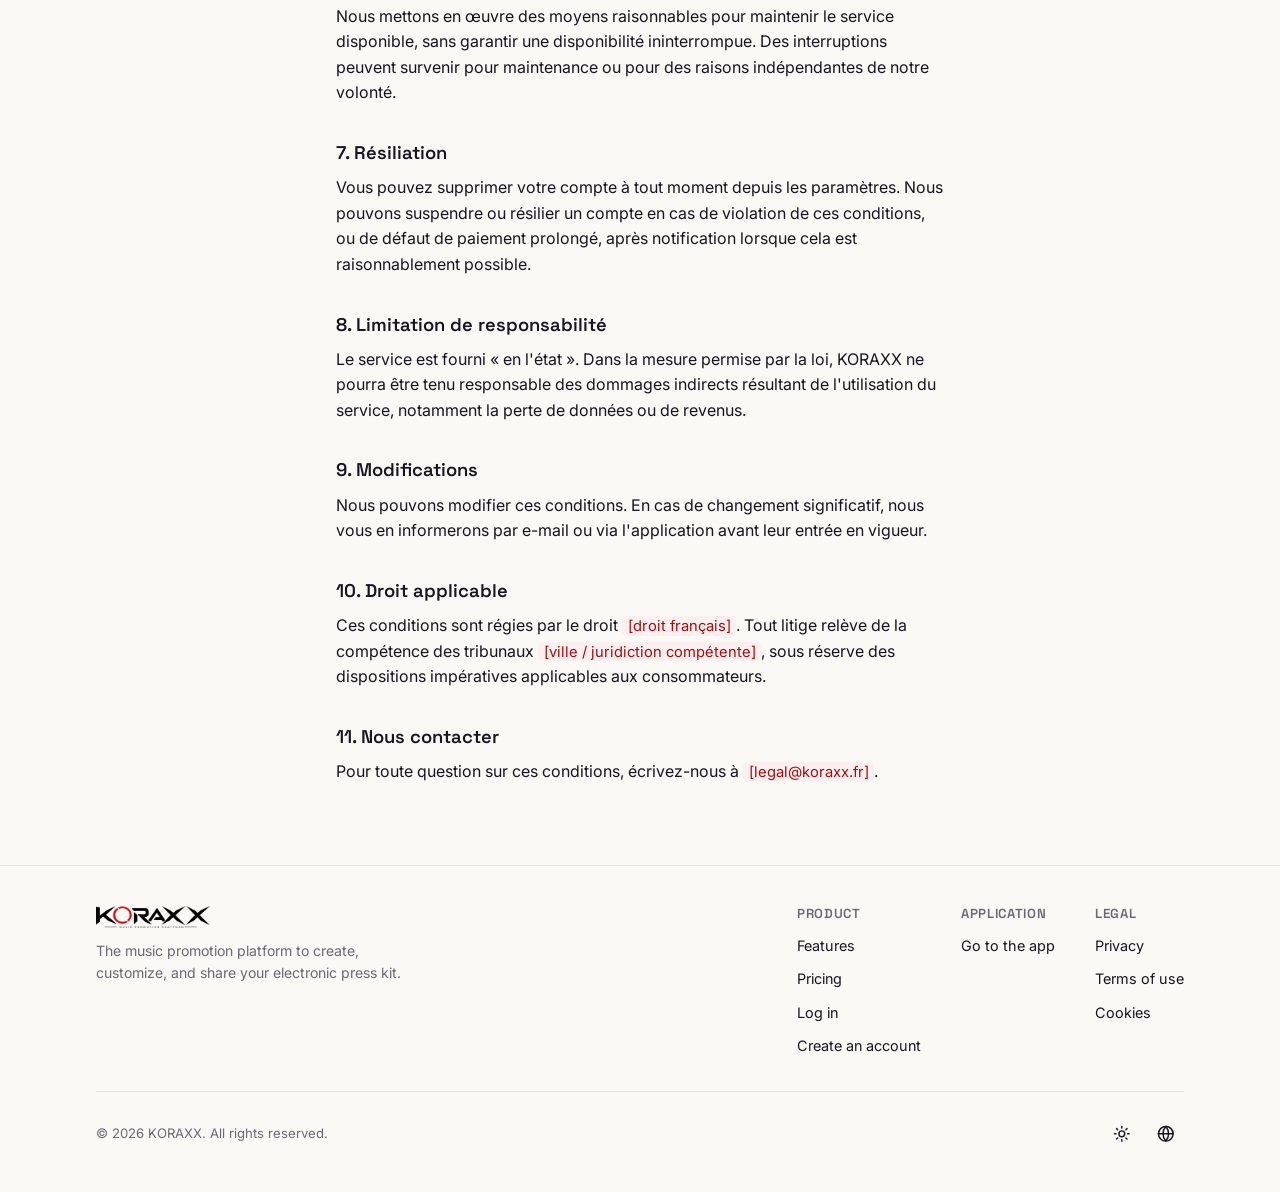
<file: terms.html>
<!doctype html>
<html lang="fr">
<head>
  <meta charset="UTF-8" />
  <meta name="viewport" content="width=device-width, initial-scale=1" />
  <title>KORAXX — Conditions d'utilisation</title>
  <meta name="description" content="Les conditions qui régissent votre utilisation de KORAXX." />
  <link rel="icon" href="assets/brand/mark.png" />
  <link rel="preconnect" href="https://fonts.googleapis.com" />
  <link rel="preconnect" href="https://fonts.gstatic.com" crossorigin />
  <link href="https://fonts.googleapis.com/css2?family=Inter:wght@400;500;600;700&family=Space+Grotesk:wght@500;600;700&display=swap" rel="stylesheet" />
  <link rel="stylesheet" href="assets/css/styles.css" />
  <script>
    (function () {
      try {
        var t = localStorage.getItem('koraxx-landing-theme');
        if (!t) t = window.matchMedia('(prefers-color-scheme: dark)').matches ? 'dark' : 'light';
        if (t === 'dark') document.documentElement.classList.add('dark');
      } catch (e) {}
    })();
  </script>
</head>
<body>
  <header class="site-header" data-site-header>
    <div class="container">
      <a href="/" class="brand" aria-label="KORAXX">
        <img class="lockup-light" src="assets/brand/wordmark-light.png" alt="KORAXX" />
        <img class="lockup-dark" src="assets/brand/wordmark-dark.png" alt="KORAXX" />
      </a>
      <div class="header-actions">
        <button type="button" class="icon-btn" data-theme-toggle aria-pressed="false" aria-label="Changer le thème">
          <svg viewBox="0 0 24 24" fill="none" stroke="currentColor" stroke-width="2" stroke-linecap="round" stroke-linejoin="round" aria-hidden="true"><circle cx="12" cy="12" r="4"></circle><path d="M12 2v2M12 20v2M4.93 4.93l1.41 1.41M17.66 17.66l1.41 1.41M2 12h2M20 12h2M4.93 19.07l1.41-1.41M17.66 6.34l1.41-1.41"></path></svg>
        </button>
        <div class="lang-menu">
          <button type="button" class="icon-btn" data-lang-toggle aria-label="Changer la langue">
            <svg viewBox="0 0 24 24" fill="none" stroke="currentColor" stroke-width="2" stroke-linecap="round" stroke-linejoin="round" aria-hidden="true"><circle cx="12" cy="12" r="10"></circle><path d="M2 12h20M12 2a15 15 0 0 1 0 20 15 15 0 0 1 0-20z"></path></svg>
          </button>
          <div class="lang-menu-panel glass" data-lang-menu-panel role="menu"></div>
        </div>
      </div>
    </div>
  </header>

  <main id="main">
    <section class="legal-page">
      <div class="container">
        <a href="/" class="legal-back">
          <svg viewBox="0 0 24 24" fill="none" stroke="currentColor" stroke-width="2" stroke-linecap="round" stroke-linejoin="round" aria-hidden="true"><path d="M19 12H5M12 19l-7-7 7-7"></path></svg>
          Retour à l'accueil
        </a>

        <h1>Conditions d'utilisation</h1>
        <p class="legal-updated">Dernière mise à jour : 15 septembre 2026</p>

        <div class="legal-content">
          <p>Ces conditions régissent votre utilisation de KORAXX, la plateforme de création, personnalisation et partage de dossiers de presse électroniques (EPK), accessible via <strong>koraxx.fr</strong> et <strong>app.koraxx.fr</strong>. En créant un compte, vous acceptez ces conditions.</p>

          <h2>1. Le service</h2>
          <p>KORAXX vous permet de créer des profils d'artistes, de construire des dossiers de presse électroniques à partir de sections personnalisables (musique, photos, vidéos, presse, crédits), de les publier publiquement ou de les partager via des liens privés protégés par mot de passe, et de suivre leurs statistiques de consultation.</p>

          <h2>2. Votre compte</h2>
          <p>Vous devez fournir des informations exactes lors de la création de votre compte et êtes responsable de la confidentialité de votre mot de passe. Vous êtes responsable de toute activité effectuée depuis votre compte. Vous devez avoir au moins 18 ans, ou l'autorisation d'un représentant légal, pour créer un compte.</p>

          <h2>3. Abonnements et facturation</h2>
          <p>Chaque nouvel espace de travail bénéficie d'un essai gratuit de 14 jours. Au-delà, l'accès aux fonctionnalités dépend du plan souscrit (Starter, Pro ou Business), facturé mensuellement ou annuellement via Stripe. Vous pouvez annuler votre abonnement à tout moment depuis les paramètres de facturation ; l'annulation prend effet à la fin de la période déjà payée. Sauf erreur de notre part, les sommes déjà versées ne sont pas remboursables.</p>

          <h2>4. Utilisation acceptable</h2>
          <p>Vous vous engagez à ne pas utiliser KORAXX pour :</p>
          <ul>
            <li>Publier du contenu illégal, diffamatoire, ou portant atteinte aux droits d'un tiers, notamment aux droits d'auteur sur des œuvres musicales que vous ne possédez pas ou n'êtes pas autorisé à diffuser.</li>
            <li>Tenter de contourner les mesures de sécurité du service ou d'accéder à des données qui ne vous appartiennent pas.</li>
            <li>Envoyer des liens privés ou des invitations à des fins de harcèlement ou de spam.</li>
          </ul>
          <p>Nous nous réservons le droit de suspendre un compte qui enfreint ces règles.</p>

          <h2>5. Votre contenu</h2>
          <p>Vous conservez l'intégralité des droits sur le contenu que vous mettez en ligne (biographies, musique, photos, vidéos, documents). En le publiant sur KORAXX, vous nous accordez uniquement le droit technique nécessaire pour l'héberger et l'afficher dans le cadre du service que vous avez configuré (page publique, lien privé, domaine personnalisé). KORAXX, son logo et son interface restent notre propriété.</p>

          <h2>6. Disponibilité du service</h2>
          <p>Nous mettons en œuvre des moyens raisonnables pour maintenir le service disponible, sans garantir une disponibilité ininterrompue. Des interruptions peuvent survenir pour maintenance ou pour des raisons indépendantes de notre volonté.</p>

          <h2>7. Résiliation</h2>
          <p>Vous pouvez supprimer votre compte à tout moment depuis les paramètres. Nous pouvons suspendre ou résilier un compte en cas de violation de ces conditions, ou de défaut de paiement prolongé, après notification lorsque cela est raisonnablement possible.</p>

          <h2>8. Limitation de responsabilité</h2>
          <p>Le service est fourni « en l'état ». Dans la mesure permise par la loi, KORAXX ne pourra être tenu responsable des dommages indirects résultant de l'utilisation du service, notamment la perte de données ou de revenus.</p>

          <h2>9. Modifications</h2>
          <p>Nous pouvons modifier ces conditions. En cas de changement significatif, nous vous en informerons par e-mail ou via l'application avant leur entrée en vigueur.</p>

          <h2>10. Droit applicable</h2>
          <p>Ces conditions sont régies par le droit <span class="legal-placeholder">[droit français]</span>. Tout litige relève de la compétence des tribunaux <span class="legal-placeholder">[ville / juridiction compétente]</span>, sous réserve des dispositions impératives applicables aux consommateurs.</p>

          <h2>11. Nous contacter</h2>
          <p>Pour toute question sur ces conditions, écrivez-nous à <span class="legal-placeholder">[legal@koraxx.fr]</span>.</p>
        </div>
      </div>
    </section>
  </main>

  <footer class="site-footer">
    <div class="container">
      <div class="footer-top">
        <div class="footer-brand">
          <a href="/" class="brand" aria-label="KORAXX">
            <img class="lockup-light" src="assets/brand/lockup-light.png" alt="KORAXX" />
            <img class="lockup-dark" src="assets/brand/lockup-dark.png" alt="KORAXX" />
          </a>
          <p data-i18n="footer.tagline">La plateforme de promotion musicale pour créer, personnaliser et partager votre dossier de presse électronique.</p>
        </div>
        <div class="footer-links">
          <div class="footer-col">
            <h4 data-i18n="footer.product">Produit</h4>
            <ul>
              <li><a href="index.html#features" data-i18n="footer.linkFeatures">Fonctionnalités</a></li>
              <li><a href="index.html#pricing" data-i18n="footer.linkPricing">Tarifs</a></li>
              <li><a href="https://app.koraxx.fr/login" data-i18n="footer.linkLogin">Se connecter</a></li>
              <li><a href="https://app.koraxx.fr/register" data-i18n="footer.linkSignup">Créer un compte</a></li>
            </ul>
          </div>
          <div class="footer-col">
            <h4 data-i18n="footer.company">Application</h4>
            <ul>
              <li><a href="https://app.koraxx.fr" data-i18n="footer.linkApp">Accéder à l'application</a></li>
            </ul>
          </div>
          <div class="footer-col">
            <h4 data-i18n="footer.legal">Légal</h4>
            <ul>
              <li><a href="privacy.html" data-i18n="footer.linkPrivacy">Confidentialité</a></li>
              <li><a href="terms.html" data-i18n="footer.linkTerms">Conditions d'utilisation</a></li>
              <li><a href="cookies.html" data-i18n="footer.linkCookies">Cookies</a></li>
            </ul>
          </div>
        </div>
      </div>
      <div class="footer-bottom">
        <span data-i18n="footer.copyright">© 2026 KORAXX. Tous droits réservés.</span>
        <div class="footer-controls">
          <button type="button" class="icon-btn" data-theme-toggle aria-pressed="false" aria-label="Changer le thème">
            <svg viewBox="0 0 24 24" fill="none" stroke="currentColor" stroke-width="2" stroke-linecap="round" stroke-linejoin="round" aria-hidden="true"><circle cx="12" cy="12" r="4"></circle><path d="M12 2v2M12 20v2M4.93 4.93l1.41 1.41M17.66 17.66l1.41 1.41M2 12h2M20 12h2M4.93 19.07l1.41-1.41M17.66 6.34l1.41-1.41"></path></svg>
          </button>
          <div class="lang-menu">
            <button type="button" class="icon-btn" data-lang-toggle aria-label="Changer la langue">
              <svg viewBox="0 0 24 24" fill="none" stroke="currentColor" stroke-width="2" stroke-linecap="round" stroke-linejoin="round" aria-hidden="true"><circle cx="12" cy="12" r="10"></circle><path d="M2 12h20M12 2a15 15 0 0 1 0 20 15 15 0 0 1 0-20z"></path></svg>
            </button>
            <div class="lang-menu-panel glass" data-lang-menu-panel role="menu"></div>
          </div>
        </div>
      </div>
    </div>
  </footer>

  <button type="button" class="scroll-top-btn" data-scroll-top aria-label="Haut de page">
    <svg viewBox="0 0 24 24" fill="none" stroke="currentColor" stroke-width="2" stroke-linecap="round" stroke-linejoin="round" aria-hidden="true"><path d="M12 19V5M5 12l7-7 7 7"></path></svg>
  </button>

  <div class="cookie-banner" data-cookie-banner>
    <div class="cookie-banner-card glass-strong">
      <div class="cookie-banner-text">
        <strong data-i18n="cookie.title">Votre vie privée</strong>
        <span data-i18n="cookie.body">Ce site utilise uniquement des cookies fonctionnels pour mémoriser vos préférences de thème et de langue. Aucun cookie de suivi ou publicitaire n'est utilisé.</span>
      </div>
      <div class="cookie-banner-actions">
        <button type="button" class="btn btn-ghost" data-cookie-decline data-i18n="cookie.decline">Refuser</button>
        <button type="button" class="btn btn-primary" data-cookie-accept data-i18n="cookie.accept">Accepter</button>
      </div>
    </div>
  </div>

  <script src="assets/js/i18n-data.js"></script>
  <script src="assets/js/app.js" defer></script>
</body>
</html>
</file>
<file: assets/css/styles.css>
/* ==========================================================================
   KORAXX landing page — standalone static site (koraxx.fr apex domain).
   Design tokens mirror frontend/src/styles/globals.css exactly so this page
   reads as the same product, without importing the app's build tooling.
   ========================================================================== */

:root {
  --background: #faf9f6;
  --foreground: #17151f;
  --card: #ffffff;
  --card-foreground: #17151f;
  --primary: #cc1417;
  --primary-foreground: #ffffff;
  --secondary: #f1efea;
  --secondary-foreground: #17151f;
  --muted: #f1efea;
  --muted-foreground: #6b6875;
  --accent: #fbefef;
  --accent-foreground: #9e0f12;
  --border: #e7e4dd;
  --border-strong: #d8d4ca;
  --ring: #cc1417;
  --radius: 0.625rem;

  --glass-bg: color-mix(in oklab, white 65%, transparent);
  --glass-bg-strong: color-mix(in oklab, white 80%, transparent);
  --glass-border: color-mix(in oklab, white 40%, var(--border));
  --glass-shadow: 0 8px 32px color-mix(in oklab, var(--foreground) 12%, transparent);
  --orb-primary: color-mix(in oklab, var(--primary) 55%, transparent);
  --orb-secondary: color-mix(in oklab, #6d5ef9 45%, transparent);

  --font-sans: 'Inter', ui-sans-serif, system-ui, sans-serif;
  --font-heading: 'Space Grotesk', var(--font-sans);
  --font-mono: 'JetBrains Mono', ui-monospace, monospace;
  --tape: #f2eee2;
  --tape-ink: #2a2620;

  color-scheme: light;
}

html.dark {
  --background: #0e0d13;
  --foreground: #f4f3f8;
  --card: #17151f;
  --card-foreground: #f4f3f8;
  --primary: #ee3a3d;
  --primary-foreground: #0e0d13;
  --secondary: #1f1c29;
  --secondary-foreground: #f4f3f8;
  --muted: #1f1c29;
  --muted-foreground: #9b96a8;
  --accent: #4a1c1d;
  --accent-foreground: #f1b1b2;
  --border: color-mix(in oklab, white 10%, transparent);
  --border-strong: color-mix(in oklab, white 18%, transparent);
  --ring: #ee3a3d;

  --glass-bg: color-mix(in oklab, var(--card) 55%, transparent);
  --glass-bg-strong: color-mix(in oklab, var(--card) 72%, transparent);
  --glass-border: color-mix(in oklab, white 14%, transparent);
  --glass-shadow: 0 8px 40px color-mix(in oklab, black 55%, transparent);
  --orb-primary: color-mix(in oklab, var(--primary) 65%, transparent);
  --orb-secondary: color-mix(in oklab, #8b7bff 55%, transparent);

  color-scheme: dark;
}

/* -------------------------------------------------------------------------
   Reset
   ------------------------------------------------------------------------- */

*,
*::before,
*::after {
  box-sizing: border-box;
}

html {
  scroll-behavior: smooth;
}

@media (prefers-reduced-motion: reduce) {
  html {
    scroll-behavior: auto;
  }
  *,
  *::before,
  *::after {
    animation-duration: 0.01ms !important;
    animation-iteration-count: 1 !important;
    transition-duration: 0.01ms !important;
    scroll-behavior: auto !important;
  }
}

body {
  margin: 0;
  overflow-x: hidden;
  background: var(--background);
  color: var(--foreground);
  font-family: var(--font-sans);
  font-size: 1rem;
  line-height: 1.6;
  -webkit-font-smoothing: antialiased;
  transition: background-color 0.25s ease, color 0.25s ease;
}

h1, h2, h3, h4 {
  font-family: var(--font-heading);
  font-weight: 600;
  line-height: 1.15;
  margin: 0;
}

p {
  margin: 0;
}

img {
  max-width: 100%;
  display: block;
}

a {
  color: inherit;
}

button {
  font: inherit;
  color: inherit;
}

ul {
  margin: 0;
  padding: 0;
  list-style: none;
}

.visually-hidden {
  position: absolute;
  width: 1px;
  height: 1px;
  padding: 0;
  margin: -1px;
  overflow: hidden;
  clip: rect(0, 0, 0, 0);
  white-space: nowrap;
  border: 0;
}

/* -------------------------------------------------------------------------
   Layout helpers
   ------------------------------------------------------------------------- */

.container {
  width: 100%;
  max-width: 72rem;
  margin-inline: auto;
  padding-inline: 1.25rem;
}

@media (min-width: 640px) {
  .container {
    padding-inline: 2rem;
  }
}

section {
  position: relative;
}

.section-pad {
  padding-block: clamp(3.5rem, 8vw, 6.5rem);
}

.section-head {
  max-width: 40rem;
  margin-inline: auto;
  text-align: center;
  margin-block-end: clamp(2rem, 5vw, 3.5rem);
}

.section-head h2 {
  font-size: clamp(1.6rem, 3.2vw, 2.4rem);
  margin-block-end: 0.75rem;
}

.section-head p {
  color: var(--muted-foreground);
  font-size: 1.05rem;
}

/* -------------------------------------------------------------------------
   Glassmorphism primitives
   ------------------------------------------------------------------------- */

.glass {
  background: var(--glass-bg);
  border: 1px solid var(--glass-border);
  border-radius: 1.25rem;
  backdrop-filter: blur(20px) saturate(140%);
  -webkit-backdrop-filter: blur(20px) saturate(140%);
  box-shadow: var(--glass-shadow);
}

.glass-strong {
  background: var(--glass-bg-strong);
  border: 1px solid var(--glass-border);
  backdrop-filter: blur(28px) saturate(150%);
  -webkit-backdrop-filter: blur(28px) saturate(150%);
  box-shadow: var(--glass-shadow);
}

.orb-field {
  position: absolute;
  inset: 0;
  overflow: hidden;
  z-index: 0;
  pointer-events: none;
}

/* The hero's orb-field is page-level ambient glow, not decoration
   contained inside a card -- it must be allowed to fade into the
   section below instead of being hard-clipped at the hero's own box
   (that clip, not .hero's own overflow, was the actual cause of the
   visible seam under the hero). .final-cta's orb-field stays clipped
   since that one is meant to stay inside its rounded glass panel. */
.hero .orb-field {
  overflow: visible;
}

.orb {
  position: absolute;
  border-radius: 50%;
  filter: blur(70px);
  opacity: 0.55;
}

.orb-1 {
  inset-inline-start: -6rem;
  top: -4rem;
  width: 24rem;
  height: 24rem;
  background: var(--orb-primary);
}

.orb-2 {
  inset-inline-end: -8rem;
  top: 8rem;
  width: 28rem;
  height: 28rem;
  background: var(--orb-secondary);
}

.orb-3 {
  inset-inline-start: 30%;
  bottom: -10rem;
  width: 22rem;
  height: 22rem;
  background: var(--orb-primary);
  opacity: 0.35;
}

/* -------------------------------------------------------------------------
   Buttons
   ------------------------------------------------------------------------- */

.btn {
  display: inline-flex;
  align-items: center;
  justify-content: center;
  gap: 0.5rem;
  padding: 0.7rem 1.4rem;
  border-radius: calc(var(--radius) * 1.4);
  font-weight: 600;
  font-size: 0.95rem;
  border: 1px solid transparent;
  cursor: pointer;
  transition: transform 0.15s ease, box-shadow 0.15s ease, background-color 0.15s ease, border-color 0.15s ease;
  text-decoration: none;
  white-space: nowrap;
}

.btn:active {
  transform: translateY(1px);
}

.btn-primary {
  background: var(--primary);
  color: var(--primary-foreground);
  box-shadow: 0 8px 24px color-mix(in oklab, var(--primary) 45%, transparent);
}

.btn-primary:hover {
  box-shadow: 0 10px 30px color-mix(in oklab, var(--primary) 55%, transparent);
  transform: translateY(-1px);
}

.btn-ghost {
  background: color-mix(in oklab, var(--foreground) 4%, transparent);
  border-color: var(--glass-border);
  color: var(--foreground);
  backdrop-filter: blur(12px);
  -webkit-backdrop-filter: blur(12px);
}

.btn-ghost:hover {
  background: color-mix(in oklab, var(--foreground) 8%, transparent);
}

.btn-lg {
  padding: 0.85rem 1.75rem;
  font-size: 1.02rem;
}

/* -------------------------------------------------------------------------
   Header
   ------------------------------------------------------------------------- */

.site-header {
  position: sticky;
  top: 0;
  z-index: 40;
  background: var(--glass-bg);
  border-block-end: 1px solid var(--glass-border);
  backdrop-filter: blur(18px) saturate(140%);
  -webkit-backdrop-filter: blur(18px) saturate(140%);
  transition: background-color 0.25s ease, border-color 0.25s ease;
}

.site-header .container {
  display: flex;
  align-items: center;
  justify-content: space-between;
  gap: 1rem;
  block-size: 4rem;
}

.brand {
  display: flex;
  align-items: center;
}

.brand img {
  height: 1.4rem;
  width: auto;
}

.brand .lockup-dark { display: none; }
html.dark .brand .lockup-dark { display: block; }
html.dark .brand .lockup-light { display: none; }

.nav-links {
  display: none;
  align-items: center;
  gap: 1.75rem;
}

.nav-links a {
  font-size: 0.92rem;
  font-weight: 500;
  color: var(--muted-foreground);
  text-decoration: none;
  transition: color 0.15s ease;
}

.nav-links a:hover {
  color: var(--foreground);
}

@media (min-width: 900px) {
  .nav-links {
    display: flex;
  }
}

.header-actions {
  display: flex;
  align-items: center;
  gap: 0.5rem;
}

.icon-btn {
  display: inline-flex;
  align-items: center;
  justify-content: center;
  width: 2.25rem;
  height: 2.25rem;
  border-radius: 999px;
  border: 1px solid transparent;
  background: transparent;
  color: var(--foreground);
  cursor: pointer;
  transition: background-color 0.15s ease;
}

.icon-btn:hover {
  background: color-mix(in oklab, var(--foreground) 8%, transparent);
}

.icon-btn svg {
  width: 1.1rem;
  height: 1.1rem;
}

.header-actions .btn {
  display: none;
}

@media (min-width: 640px) {
  .header-actions .btn {
    display: inline-flex;
  }
}

.menu-toggle {
  display: inline-flex;
}

@media (min-width: 900px) {
  .menu-toggle {
    display: none;
  }
}

/* Scroll progress bar */
.scroll-progress {
  position: fixed;
  inset-inline: 0;
  top: 0;
  height: 3px;
  z-index: 50;
  background: linear-gradient(90deg, var(--primary), var(--orb-secondary));
  transform-origin: 0 0;
  transform: scaleX(0);
  pointer-events: none;
}
[dir="rtl"] .scroll-progress {
  transform-origin: 100% 0;
}

/* -------------------------------------------------------------------------
   Mobile menu
   ------------------------------------------------------------------------- */

.mobile-menu {
  position: fixed;
  inset: 0;
  z-index: 60;
  display: none;
}

.mobile-menu.is-open {
  display: block;
}

.mobile-menu-backdrop {
  position: absolute;
  inset: 0;
  background: color-mix(in oklab, black 55%, transparent);
}

.mobile-menu-panel {
  position: absolute;
  inset-block: 0;
  inset-inline-end: 0;
  width: min(20rem, 86vw);
  background: var(--glass-bg-strong);
  border-inline-start: 1px solid var(--glass-border);
  backdrop-filter: blur(24px) saturate(150%);
  -webkit-backdrop-filter: blur(24px) saturate(150%);
  padding: 1.25rem;
  display: flex;
  flex-direction: column;
  gap: 1.5rem;
  animation: slide-in 0.25s ease;
}

[dir="rtl"] .mobile-menu-panel {
  inset-inline-start: 0;
  inset-inline-end: auto;
  border-inline-start: none;
  border-inline-end: 1px solid var(--glass-border);
}

@keyframes slide-in {
  from { transform: translateX(100%); }
  to { transform: translateX(0); }
}
[dir="rtl"] .mobile-menu-panel {
  animation-name: slide-in-rtl;
}
@keyframes slide-in-rtl {
  from { transform: translateX(-100%); }
  to { transform: translateX(0); }
}

.mobile-menu-top {
  display: flex;
  align-items: center;
  justify-content: space-between;
}

.mobile-menu nav {
  display: flex;
  flex-direction: column;
  gap: 0.25rem;
}

.mobile-menu nav a {
  padding: 0.75rem 0.5rem;
  border-radius: 0.6rem;
  font-weight: 500;
  text-decoration: none;
  color: var(--foreground);
}

.mobile-menu nav a:hover {
  background: color-mix(in oklab, var(--foreground) 6%, transparent);
}

.mobile-menu-footer {
  margin-block-start: auto;
  display: flex;
  flex-direction: column;
  gap: 0.75rem;
}

/* -------------------------------------------------------------------------
   Hero
   ------------------------------------------------------------------------- */

.hero {
  padding-block-start: clamp(3.5rem, 9vw, 6rem);
  padding-block-end: clamp(3rem, 8vw, 5rem);
}

.hero .container {
  position: relative;
  z-index: 1;
  display: grid;
  gap: clamp(2rem, 5vw, 3.5rem);
  align-items: center;
}

@media (min-width: 960px) {
  .hero .container {
    grid-template-columns: 1.05fr 0.95fr;
  }
}

.hero-copy {
  text-align: center;
}

@media (min-width: 960px) {
  .hero-copy {
    text-align: start;
  }
}

.hero-badge {
  display: inline-flex;
  align-items: center;
  gap: 0.4rem;
  padding: 0.35rem 0.85rem;
  border-radius: 999px;
  font-size: 0.8rem;
  font-weight: 600;
  color: var(--accent-foreground);
  background: var(--accent);
  margin-block-end: 1.25rem;
}

.hero h1 {
  font-size: clamp(2.1rem, 5.2vw, 3.4rem);
  letter-spacing: -0.01em;
  margin-block-end: 1.1rem;
}

.hero h1 .accent {
  color: var(--primary);
}

.hero p.lead {
  font-size: clamp(1rem, 1.6vw, 1.15rem);
  color: var(--muted-foreground);
  max-width: 34rem;
  margin-inline: auto;
  margin-block-end: 1.75rem;
}

@media (min-width: 960px) {
  .hero p.lead {
    margin-inline: 0;
  }
}

.hero-ctas {
  display: flex;
  flex-wrap: wrap;
  gap: 0.75rem;
  justify-content: center;
  margin-block-end: 1.25rem;
}

@media (min-width: 960px) {
  .hero .hero-ctas {
    justify-content: flex-start;
  }
}

.hero-fineprint {
  font-size: 0.85rem;
  color: var(--muted-foreground);
}

/* Hero mockup */
.hero-visual {
  position: relative;
}

.mock-frame {
  position: relative;
  border-radius: 1.4rem;
  padding: 1.1rem;
  transform: rotate(-2deg);
}

.mock-topbar {
  display: flex;
  align-items: center;
  gap: 0.4rem;
  margin-block-end: 0.9rem;
}

.mock-dot {
  width: 0.55rem;
  height: 0.55rem;
  border-radius: 50%;
  background: var(--border-strong);
}

.mock-card {
  background: color-mix(in oklab, var(--card) 82%, transparent);
  border: 1px solid var(--glass-border);
  border-radius: 0.9rem;
  padding: 1.1rem;
}

.mock-avatar {
  width: 2.75rem;
  height: 2.75rem;
  border-radius: 999px;
  background: linear-gradient(135deg, var(--primary), var(--orb-secondary));
  margin-block-end: 0.75rem;
}

.mock-line {
  height: 0.55rem;
  border-radius: 999px;
  background: var(--border-strong);
  margin-block-end: 0.5rem;
}

.mock-line.w-60 { width: 60%; }
.mock-line.w-40 { width: 40%; }
.mock-line.w-80 { width: 80%; }

.mock-pill {
  display: inline-flex;
  align-items: center;
  gap: 0.35rem;
  padding: 0.3rem 0.7rem;
  border-radius: 999px;
  font-size: 0.72rem;
  font-weight: 600;
  background: var(--accent);
  color: var(--accent-foreground);
  margin-block-end: 0.9rem;
}

.mock-stats {
  display: grid;
  grid-template-columns: repeat(3, 1fr);
  gap: 0.6rem;
  margin-block-start: 0.9rem;
}

.mock-stat {
  background: color-mix(in oklab, var(--card) 70%, transparent);
  border: 1px solid var(--glass-border);
  border-radius: 0.7rem;
  padding: 0.6rem;
  text-align: center;
}

.mock-stat strong {
  display: block;
  font-family: var(--font-heading);
  font-size: 1.05rem;
}

.mock-stat span {
  font-size: 0.68rem;
  color: var(--muted-foreground);
}

/* Backstage laminate -- the one deliberately bold, subject-specific motif
   in the hero. Styled like a physical all-access pass, not a generic UI
   pill, so it stays visually the same paper tone in both themes. */
.laminate {
  position: absolute;
  top: -1.75rem;
  inset-inline-end: -1.5rem;
  width: 8.75rem;
  padding: 0.7rem 0.7rem 0.65rem;
  background: var(--tape);
  color: var(--tape-ink);
  border-radius: 0.55rem;
  box-shadow: 0 16px 32px color-mix(in oklab, black 40%, transparent), 0 0 0 1px color-mix(in oklab, black 10%, transparent);
  transform: rotate(7deg);
  z-index: 2;
}

.laminate::before {
  content: '';
  position: absolute;
  top: -0.5rem;
  left: 50%;
  transform: translateX(-50%);
  width: 1.15rem;
  height: 0.65rem;
  border-radius: 0.15rem;
  background: color-mix(in oklab, var(--tape-ink) 65%, transparent);
}

.laminate-hole {
  width: 0.4rem;
  height: 0.4rem;
  border-radius: 50%;
  background: color-mix(in oklab, var(--tape-ink) 22%, transparent);
  margin-inline: auto;
  margin-block-end: 0.45rem;
}

.laminate-stripe {
  height: 0.28rem;
  border-radius: 999px;
  background: var(--primary);
  margin-block-end: 0.5rem;
}

.laminate-label {
  font-family: var(--font-heading);
  font-weight: 700;
  font-size: 0.7rem;
  line-height: 1.25;
}

.laminate-sub {
  font-size: 0.62rem;
  color: color-mix(in oklab, var(--tape-ink) 62%, transparent);
  margin-block-start: 0.15rem;
}

.laminate-code {
  font-family: var(--font-mono);
  font-size: 0.56rem;
  letter-spacing: 0.03em;
  margin-block-start: 0.5rem;
  padding-block-start: 0.4rem;
  border-block-start: 1px dashed color-mix(in oklab, var(--tape-ink) 25%, transparent);
  color: color-mix(in oklab, var(--tape-ink) 55%, transparent);
}

@media (max-width: 640px) {
  .laminate { display: none; }
}

/* -------------------------------------------------------------------------
   Steps
   ------------------------------------------------------------------------- */

.steps {
  display: grid;
  gap: 1.25rem;
  position: relative;
}

@media (min-width: 800px) {
  .steps {
    grid-template-columns: repeat(3, 1fr);
  }
  .steps::before {
    content: "";
    position: absolute;
    top: 2.1rem;
    inset-inline: 12%;
    height: 1px;
    background: linear-gradient(90deg, transparent, var(--border-strong), transparent);
  }
}

.step-card {
  padding: 1.5rem;
  text-align: center;
  position: relative;
  z-index: 1;
}

.step-number {
  width: 2.75rem;
  height: 2.75rem;
  border-radius: 999px;
  display: flex;
  align-items: center;
  justify-content: center;
  margin-inline: auto;
  margin-block-end: 1rem;
  font-family: var(--font-heading);
  font-weight: 700;
  background: var(--primary);
  color: var(--primary-foreground);
  box-shadow: 0 6px 18px color-mix(in oklab, var(--primary) 45%, transparent);
}

.step-card h3 {
  font-size: 1.05rem;
  margin-block-end: 0.5rem;
}

.step-card p {
  color: var(--muted-foreground);
  font-size: 0.92rem;
}

/* -------------------------------------------------------------------------
   Features, as a tracklist -- six things KORAXX does, listed the way an
   album's back cover lists its tracks, not as a grid of icon cards.
   ------------------------------------------------------------------------- */

.tracklist {
  border-block-start: 1px solid var(--border);
}

.track-row {
  display: grid;
  grid-template-columns: 2.5rem 1fr;
  column-gap: 1rem;
  row-gap: 0.3rem;
  padding-block: 1.15rem;
  border-block-end: 1px solid var(--border);
}

@media (min-width: 760px) {
  .track-row {
    grid-template-columns: 2.5rem 14rem 1fr;
    align-items: baseline;
    column-gap: 1.5rem;
  }
}

.track-number {
  font-family: var(--font-mono);
  font-size: 0.85rem;
  color: var(--muted-foreground);
  font-variant-numeric: tabular-nums;
}

.track-title {
  font-family: var(--font-heading);
  font-size: 1.02rem;
  font-weight: 600;
}

.track-body {
  grid-column: 2 / -1;
  color: var(--muted-foreground);
  font-size: 0.92rem;
}

@media (min-width: 760px) {
  .track-body {
    grid-column: 3;
  }
}

/* -------------------------------------------------------------------------
   Showcase
   ------------------------------------------------------------------------- */

.showcase-panel {
  padding: clamp(1rem, 3vw, 1.75rem);
  position: relative;
}

.showcase-mock {
  border-radius: 0.9rem;
  overflow: hidden;
  border: 1px solid var(--glass-border);
  background: color-mix(in oklab, var(--card) 75%, transparent);
}

.showcase-mock .mock-topbar {
  padding: 0.75rem 1rem;
  margin: 0;
  border-block-end: 1px solid var(--glass-border);
}

.showcase-body {
  padding: 1.25rem;
  display: grid;
  gap: 1rem;
  grid-template-columns: repeat(4, 1fr);
}

.showcase-body .mock-stat {
  grid-column: span 1;
}

.showcase-chart {
  grid-column: 1 / -1;
  height: 8rem;
  border-radius: 0.7rem;
  background: color-mix(in oklab, var(--card) 60%, transparent);
  border: 1px solid var(--glass-border);
  display: flex;
  align-items: flex-end;
  gap: 0.5rem;
  padding: 1rem;
}

.showcase-chart span {
  flex: 1;
  border-radius: 0.3rem 0.3rem 0 0;
  background: linear-gradient(180deg, var(--primary), color-mix(in oklab, var(--primary) 40%, transparent));
}

@media (max-width: 640px) {
  .showcase-body { grid-template-columns: repeat(2, 1fr); }
}

/* -------------------------------------------------------------------------
   Pricing
   ------------------------------------------------------------------------- */

.pricing-grid {
  display: grid;
  gap: 1.25rem;
  grid-template-columns: 1fr;
}

@media (min-width: 900px) {
  .pricing-grid { grid-template-columns: repeat(3, 1fr); }
}

.price-card {
  position: relative;
  padding: 1.75rem;
  display: flex;
  flex-direction: column;
  gap: 1rem;
}

.price-card.featured {
  border-color: color-mix(in oklab, var(--primary) 55%, var(--glass-border));
  box-shadow: 0 12px 40px color-mix(in oklab, var(--primary) 25%, transparent);
  transform: translateY(-0.35rem);
}

.price-badge {
  position: absolute;
  top: -0.65rem;
  left: 50%;
  transform: translateX(-50%);
  z-index: 1;
  font-size: 0.72rem;
  font-weight: 700;
  letter-spacing: 0.04em;
  text-transform: uppercase;
  padding: 0.3rem 0.65rem;
  border-radius: 999px;
  background: var(--primary);
  color: var(--primary-foreground);
}

.price-card h3 {
  font-size: 1.15rem;
}

.price-amount {
  display: flex;
  align-items: baseline;
  gap: 0.3rem;
}

.price-amount strong {
  font-family: var(--font-heading);
  font-size: 2.1rem;
}

.price-amount span {
  color: var(--muted-foreground);
  font-size: 0.88rem;
}

.price-features {
  display: flex;
  flex-direction: column;
  gap: 0.55rem;
  flex: 1;
}

.price-features li {
  display: flex;
  align-items: flex-start;
  gap: 0.55rem;
  font-size: 0.9rem;
  color: var(--foreground);
}

.price-features svg {
  width: 1.05rem;
  height: 1.05rem;
  color: var(--primary);
  flex-shrink: 0;
  margin-block-start: 0.15rem;
}

.pricing-note {
  text-align: center;
  color: var(--muted-foreground);
  font-size: 0.9rem;
  margin-block-start: 2rem;
}

/* -------------------------------------------------------------------------
   Final CTA
   ------------------------------------------------------------------------- */

.final-cta {
  text-align: center;
  padding: clamp(2.5rem, 6vw, 4rem);
  position: relative;
  overflow: hidden;
}

.final-cta h2 {
  font-size: clamp(1.6rem, 3.4vw, 2.3rem);
  margin-block-end: 0.75rem;
  position: relative;
}

.final-cta p {
  color: var(--muted-foreground);
  max-width: 32rem;
  margin-inline: auto;
  margin-block-end: 1.75rem;
  position: relative;
}

.final-cta .hero-ctas {
  position: relative;
}

/* -------------------------------------------------------------------------
   Footer
   ------------------------------------------------------------------------- */

.site-footer {
  border-block-start: 1px solid var(--border);
  padding-block: 2.5rem;
}

.footer-top {
  display: flex;
  flex-wrap: wrap;
  gap: 2rem;
  justify-content: space-between;
  margin-block-end: 2rem;
}

.footer-brand p {
  color: var(--muted-foreground);
  font-size: 0.88rem;
  max-width: 20rem;
  margin-block-start: 0.75rem;
}

.footer-links {
  display: flex;
  flex-wrap: wrap;
  gap: 2.5rem;
}

.footer-col h4 {
  font-size: 0.82rem;
  text-transform: uppercase;
  letter-spacing: 0.05em;
  color: var(--muted-foreground);
  margin-block-end: 0.75rem;
}

.footer-col ul {
  display: flex;
  flex-direction: column;
  gap: 0.5rem;
}

.footer-col a {
  font-size: 0.9rem;
  text-decoration: none;
  color: var(--foreground);
}

.footer-col a:hover {
  color: var(--primary);
}

.footer-bottom {
  display: flex;
  flex-wrap: wrap;
  gap: 1rem;
  align-items: center;
  justify-content: space-between;
  padding-block-start: 1.5rem;
  border-block-start: 1px solid var(--border);
  font-size: 0.82rem;
  color: var(--muted-foreground);
}

.footer-controls {
  display: flex;
  align-items: center;
  gap: 0.5rem;
}

/* -------------------------------------------------------------------------
   Language switcher
   ------------------------------------------------------------------------- */

.lang-menu {
  position: relative;
}

.lang-menu-panel {
  position: absolute;
  top: calc(100% + 0.5rem);
  inset-inline-end: 0;
  min-width: 11rem;
  padding: 0.4rem;
  display: none;
  flex-direction: column;
  gap: 0.15rem;
  z-index: 50;
}

.lang-menu-panel.is-open {
  display: flex;
}

.lang-menu-panel button {
  display: flex;
  align-items: center;
  justify-content: space-between;
  gap: 0.5rem;
  padding: 0.5rem 0.65rem;
  border-radius: 0.55rem;
  background: transparent;
  border: none;
  cursor: pointer;
  font-size: 0.88rem;
  text-align: start;
}

.lang-menu-panel button:hover {
  background: color-mix(in oklab, var(--foreground) 7%, transparent);
}

.lang-menu-panel button[aria-current="true"] {
  color: var(--primary);
  font-weight: 600;
}

.footer-controls .lang-menu-panel {
  top: auto;
  bottom: calc(100% + 0.5rem);
}

/* -------------------------------------------------------------------------
   Scroll-to-top
   ------------------------------------------------------------------------- */

.scroll-top-btn {
  position: fixed;
  inset-block-end: 1.5rem;
  inset-inline-end: 1.5rem;
  z-index: 45;
  width: 2.9rem;
  height: 2.9rem;
  border-radius: 999px;
  border: 1px solid var(--glass-border);
  background: var(--glass-bg-strong);
  backdrop-filter: blur(16px);
  -webkit-backdrop-filter: blur(16px);
  color: var(--foreground);
  display: flex;
  align-items: center;
  justify-content: center;
  cursor: pointer;
  box-shadow: var(--glass-shadow);
  opacity: 0;
  transform: translateY(0.5rem);
  pointer-events: none;
  transition: opacity 0.2s ease, transform 0.2s ease;
}

.scroll-top-btn.is-visible {
  opacity: 1;
  transform: translateY(0);
  pointer-events: auto;
}

.scroll-top-btn svg {
  width: 1.2rem;
  height: 1.2rem;
}

/* -------------------------------------------------------------------------
   Cookie banner
   ------------------------------------------------------------------------- */

.cookie-banner {
  position: fixed;
  inset-inline: 0;
  bottom: 1rem;
  z-index: 70;
  display: none;
  padding-inline: 1rem;
  /* This box spans the full viewport width so the card can be centered,
     but only the card itself should be clickable -- otherwise its empty
     flex space sits on top of (and blocks clicks to) whatever else is
     fixed-positioned in that same screen region, like the scroll-to-top
     button. */
  pointer-events: none;
}

.cookie-banner.is-visible {
  display: flex;
  justify-content: center;
}

.cookie-banner-card {
  width: 100%;
  max-width: 46rem;
  padding: 1.25rem;
  display: flex;
  flex-wrap: wrap;
  align-items: center;
  gap: 1rem;
  pointer-events: auto;
}

.cookie-banner-text {
  flex: 1;
  min-width: 16rem;
  font-size: 0.88rem;
  color: var(--muted-foreground);
}

.cookie-banner-text strong {
  color: var(--foreground);
  display: block;
  margin-block-end: 0.25rem;
  font-family: var(--font-heading);
  font-size: 0.95rem;
}

.cookie-banner-actions {
  display: flex;
  gap: 0.6rem;
  flex-wrap: wrap;
}

.cookie-banner-actions .btn {
  padding: 0.55rem 1.1rem;
  font-size: 0.85rem;
}

/* -------------------------------------------------------------------------
   Legal pages (privacy / terms / cookies)
   ------------------------------------------------------------------------- */

.legal-page {
  padding-block: clamp(2.5rem, 6vw, 4rem);
}

.legal-page .container {
  max-width: 42rem;
}

.legal-back {
  display: inline-flex;
  align-items: center;
  gap: 0.35rem;
  font-size: 0.88rem;
  color: var(--muted-foreground);
  text-decoration: none;
  margin-block-end: 1.75rem;
}

.legal-back:hover {
  color: var(--foreground);
}

.legal-back svg {
  width: 1rem;
  height: 1rem;
}

.legal-page h1 {
  font-size: clamp(1.7rem, 4vw, 2.2rem);
  margin-block-end: 0.5rem;
}

.legal-updated {
  color: var(--muted-foreground);
  font-size: 0.88rem;
  margin-block-end: 2.5rem;
}

.legal-content h2 {
  font-family: var(--font-heading);
  font-size: 1.15rem;
  margin-block: 2.25rem 0.75rem;
}

.legal-content h2:first-of-type {
  margin-block-start: 0;
}

.legal-content p {
  margin-block-end: 1rem;
  color: var(--foreground);
}

.legal-content ul {
  list-style: disc;
  padding-inline-start: 1.25rem;
  margin-block-end: 1rem;
}

.legal-content li {
  margin-block-end: 0.5rem;
}

.legal-content a {
  color: var(--primary);
  text-decoration: underline;
  text-underline-offset: 0.15em;
}

.legal-content strong {
  font-weight: 600;
}

.legal-placeholder {
  background: var(--accent);
  color: var(--accent-foreground);
  padding: 0.05rem 0.35rem;
  border-radius: 0.3rem;
  font-size: 0.92em;
}

/* -------------------------------------------------------------------------
   404 page
   ------------------------------------------------------------------------- */

.not-found {
  min-height: 100svh;
  display: flex;
  align-items: center;
  justify-content: center;
  text-align: center;
  padding: 2rem;
  position: relative;
  overflow: hidden;
}

.not-found-card {
  max-width: 32rem;
  padding: clamp(2rem, 5vw, 3rem);
  position: relative;
  z-index: 1;
}

.not-found-code {
  font-family: var(--font-heading);
  font-size: clamp(3.5rem, 12vw, 5.5rem);
  font-weight: 700;
  background: linear-gradient(135deg, var(--primary), var(--orb-secondary));
  -webkit-background-clip: text;
  background-clip: text;
  color: transparent;
  line-height: 1;
  margin-block-end: 0.5rem;
}

.not-found h1 {
  font-size: 1.4rem;
  margin-block-end: 0.75rem;
}

.not-found p {
  color: var(--muted-foreground);
  margin-block-end: 1.75rem;
}

.not-found-actions {
  display: flex;
  flex-wrap: wrap;
  gap: 0.75rem;
  justify-content: center;
}

/* -------------------------------------------------------------------------
   Hero entrance -- the one deliberate motion moment on the page. Everything
   below the fold is static; nothing fades in on scroll, nothing lifts on
   hover except the controls that are actually interactive.
   ------------------------------------------------------------------------- */

@keyframes hero-in {
  from { opacity: 0; transform: translateY(14px); }
  to { opacity: 1; transform: translateY(0); }
}

.hero-badge,
.hero h1,
.hero p.lead,
.hero-ctas,
.hero-fineprint,
.hero-visual {
  animation: hero-in 0.5s cubic-bezier(0.16, 1, 0.3, 1) both;
}

.hero-badge { animation-delay: 0ms; }
.hero h1 { animation-delay: 60ms; }
.hero p.lead { animation-delay: 120ms; }
.hero-ctas { animation-delay: 180ms; }
.hero-fineprint { animation-delay: 220ms; }
.hero-visual { animation-delay: 140ms; }

@media (prefers-reduced-motion: reduce) {
  .hero-badge,
  .hero h1,
  .hero p.lead,
  .hero-ctas,
  .hero-fineprint,
  .hero-visual {
    animation: none;
  }
}
</file>
